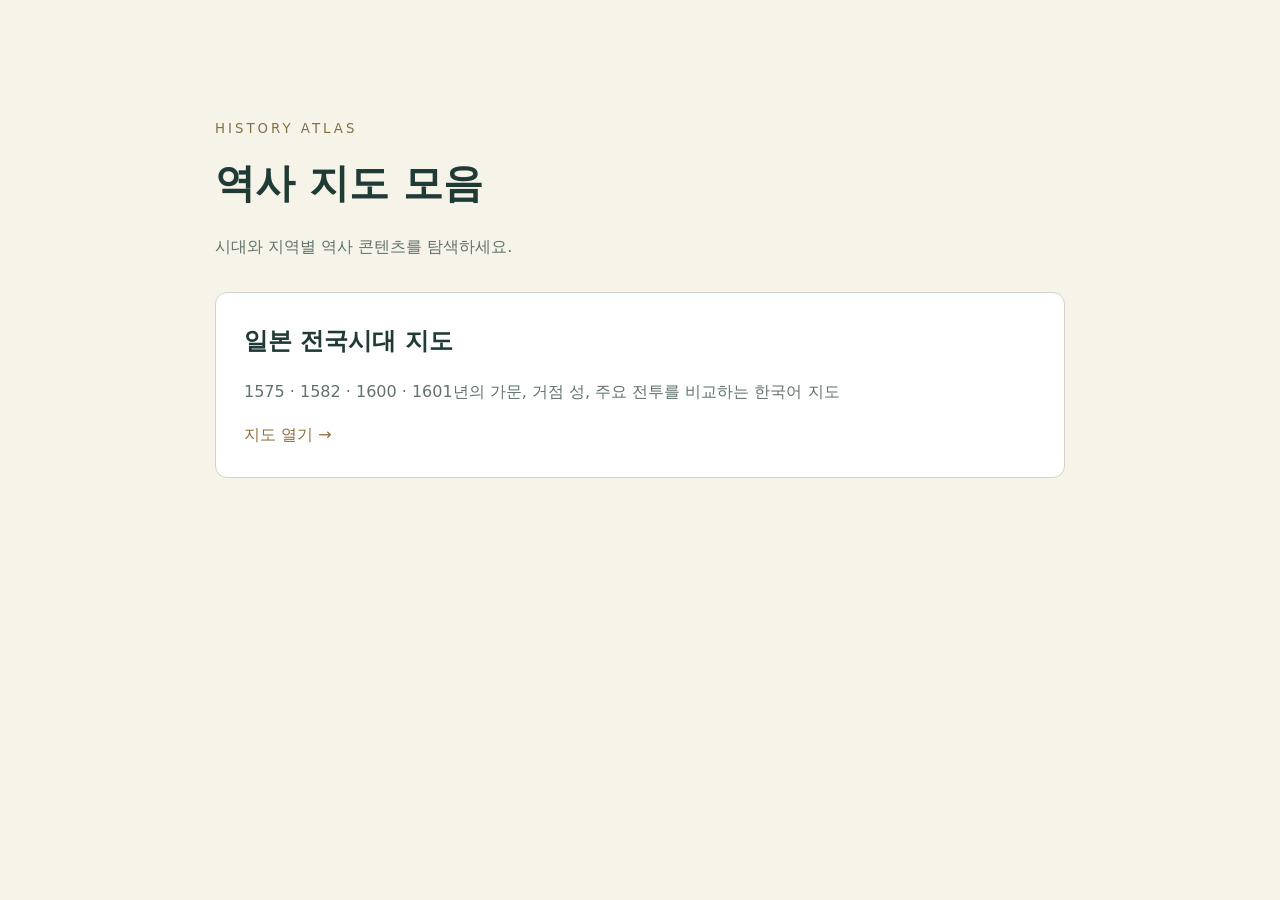
<file: index.html>
<!doctype html><html lang="ko"><head><meta charset="utf-8"><meta name="viewport" content="width=device-width,initial-scale=1"><title>역사 지도 모음</title><style>body{margin:0;background:#f6f3e9;color:#203b35;font:16px/1.7 system-ui,"Malgun Gothic",sans-serif}main{max-width:850px;margin:10vh auto;padding:24px}small{letter-spacing:3px;color:#827047}h1{font-size:40px;margin:8px 0}a{display:block;margin-top:32px;padding:28px;border:1px solid #cdd6c4;border-radius:12px;background:white;color:inherit;text-decoration:none}a:hover{border-color:#647e61;box-shadow:0 6px 24px #203b3515}h2{margin:0 0 8px}p{color:#62736c}span{color:#8d713c}</style></head><body><main><small>HISTORY ATLAS</small><h1>역사 지도 모음</h1><p>시대와 지역별 역사 콘텐츠를 탐색하세요.</p><a href="./Japan-senkoku/"><h2>일본 전국시대 지도</h2><p>1575 · 1582 · 1600 · 1601년의 가문, 거점 성, 주요 전투를 비교하는 한국어 지도</p><span>지도 열기 →</span></a></main></body></html>
</file>
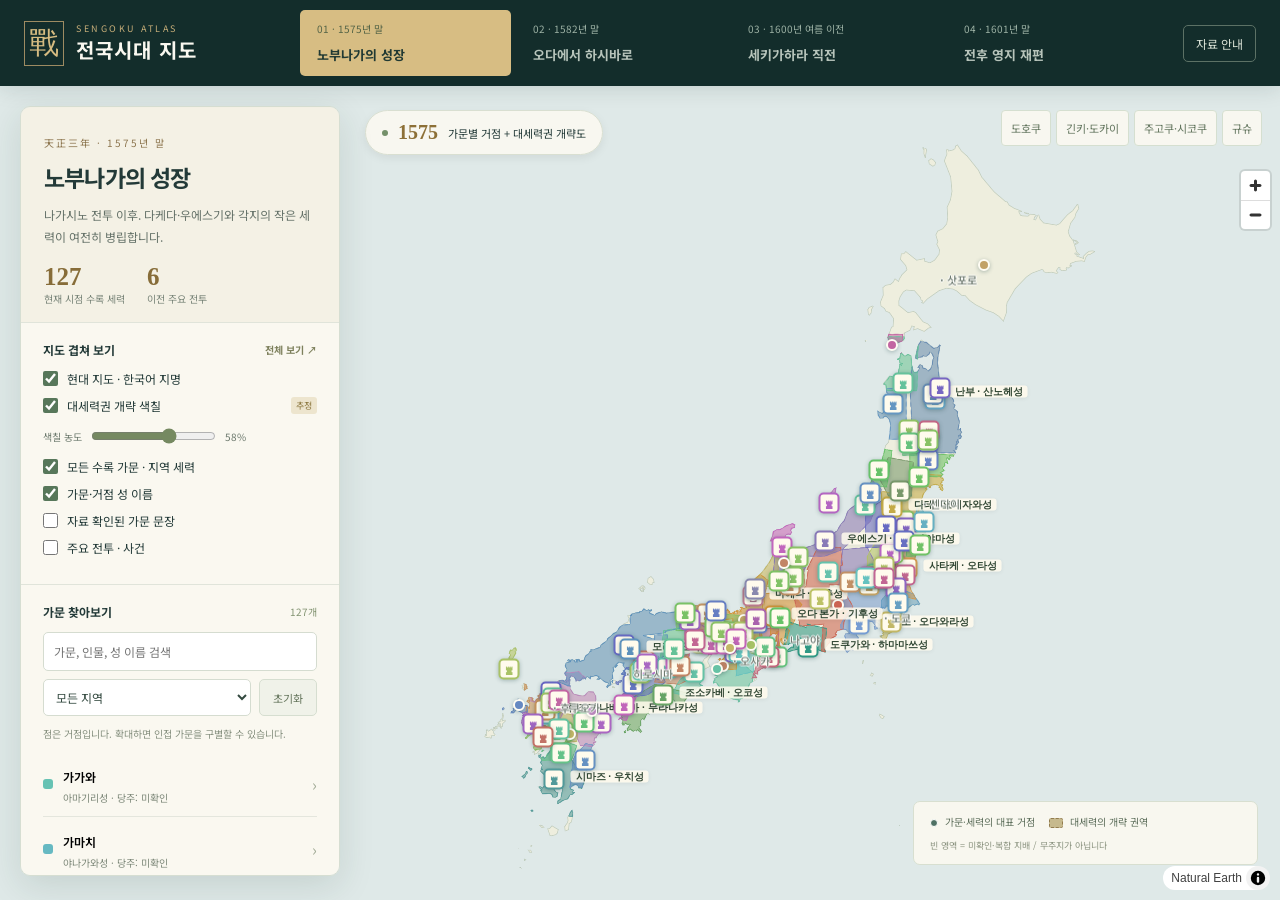
<file: Japan-senkoku/index.html>
<!DOCTYPE html><html lang="ko"><head><meta charset="utf-8"><meta name="viewport" content="width=device-width,initial-scale=1"><title>전국시대 지도 · 네 시대의 일본</title><link rel="stylesheet" href="maplibre-gl.css"><link rel="stylesheet" href="style.css"></head><body>
<header><div class="brand"><span class="seal">戰</span><div><small>SENGOKU ATLAS</small><strong>전국시대 지도</strong></div></div><nav id="eras" aria-label="시대 선택"><button data-year="1575" class="active"><small>01 · 1575년 말</small><b>노부나가의 성장</b></button><button data-year="1582"><small>02 · 1582년 말</small><b>오다에서 하시바로</b></button><button data-year="1600"><small>03 · 1600년 여름 이전</small><b>세키가하라 직전</b></button><button data-year="1601"><small>04 · 1601년 말</small><b>전후 영지 재편</b></button></nav><button id="aboutButton" class="subtle">자료 안내</button></header>
<main id="map" aria-label="한국어 전국시대 지도"></main>
<aside id="sidebar"><div class="sidebar-head"><small id="eraTag">天正三年</small><h1 id="eraTitle">노부나가의 성장</h1><p id="eraNote"></p><div class="stats"><div><strong id="count">—</strong><span>현재 시점 수록 세력</span></div><div><strong id="battleCount">—</strong><span>이전 주요 전투</span></div></div></div>
<section><div class="section-heading">지도 겹쳐 보기 <button id="mapReset" class="text-button">전체 보기 ↗</button></div><label class="switch"><input type="checkbox" id="base" checked><span>현대 지도 · 한국어 지명</span></label><label class="switch"><input type="checkbox" id="territory" checked><span>대세력권 개략 색칠</span><em>추정</em></label><div class="range"><label for="opacity">색칠 농도</label><input type="range" id="opacity" min="10" max="85" value="58"><output id="opacityLabel">58%</output></div><label class="switch"><input type="checkbox" id="clanToggle" checked><span>모든 수록 가문 · 지역 세력</span></label><label class="switch"><input type="checkbox" id="labels" checked><span>가문·거점 성 이름</span></label><label class="switch"><input type="checkbox" id="crests"><span>자료 확인된 가문 문장</span></label><label class="switch"><input type="checkbox" id="battles"><span>주요 전투 · 사건</span></label></section>
<section class="explore"><div class="section-heading">가문 찾아보기 <span id="resultCount"></span></div><input type="search" id="search" placeholder="가문, 인물, 성 이름 검색" aria-label="가문 인물 성 검색"><div class="filterrow"><select id="region" aria-label="현재 거점 지역"><option value="all">모든 지역</option><option>에조</option><option>도호쿠</option><option>간토</option><option>고신에쓰</option><option>호쿠리쿠</option><option>도카이</option><option>긴키</option><option>주고쿠</option><option>시코쿠</option><option>규슈·도서</option><option>류큐</option></select><button id="clear" title="검색 초기화">초기화</button></div><div class="micro">점은 거점입니다. 확대하면 인접 가문을 구별할 수 있습니다.</div><div id="clanList"></div></section><footer>한국어 중심 지도 · 권역 경계는 개략도<br><span id="total"></span> 수록 / 모든 가신 가문의 완전 명부는 아닙니다.</footer></aside>
<div id="mapCaption"><span class="live-dot"></span><b id="captionYear">1575</b><span>가문별 거점 + 대세력권 개략도</span></div><div id="mapTools"><button data-fly="north">도호쿠</button><button data-fly="central">긴키·도카이</button><button data-fly="west">주고쿠·시코쿠</button><button data-fly="kyushu">규슈</button></div>
<div id="legend"><span><i class="dot"></i> 가문·세력의 대표 거점</span><span><i class="area"></i> 대세력의 개략 권역</span><small>빈 영역 = 미확인·복합 지배 / 무주지가 아닙니다</small></div>
<article id="detail" hidden aria-label="선택한 가문 정보"><button id="closeDetail" class="close" aria-label="상세 정보 닫기">×</button><div id="detailContent"></div></article><div id="status" role="status" hidden></div>
<dialog id="about"><button id="closeAbout" class="close" aria-label="자료 안내 닫기">×</button><small class="eyebrow">SOURCES & SCOPE</small><h2>지도를 읽는 방법</h2><p>요청하신 네 국면을 <b>1575년 말 · 1582년 말 · 1600년 여름 전 · 1601년 말</b>의 네 장면으로 나눴습니다. 1582년 말은 하시바·시바타·오다 일문이 병립하던 과도기이며, 아직 도요토미의 전국 통일 시점이 아닙니다.</p><h3>수록 범위</h3><p id="scopeText"></p><p>다이묘뿐 아니라 주요 국인·유력 가신·사찰 및 지역 연합을 포함합니다. 같은 성씨의 별개 계통은 따로 표시합니다. 후대까지 가문이 존속했더라도 해당 시점에 지도에 넣을 독립 영지·거점이 없으면 표시하지 않을 수 있습니다. 표시에서 사라졌다고 혈통이 끊겼다는 뜻은 아닙니다.</p><h3>영토와 거점은 다릅니다</h3><p><b>색칠은 옛 국과 핵심 지역을 바탕으로 새로 그린 대세력권 개략도입니다.</b> 일부 국은 여러 가문이 나누어 지배했습니다. 수록 소가문 모두의 정밀 영토를 재현한 지도는 아닙니다. 점은 유적·도시의 근사 좌표이며, 점의 위치로 주변 땅의 소유권을 추정하지 않았습니다. 미확인 지역은 빈 상태로 남겼습니다.</p><p>현대 해안선에 맞춰 바다 부분을 제거했으므로 당시 해안선과 차이가 있을 수 있습니다. 경계·거점·문장에 대한 사료 대조는 계속 보강해야 합니다. 개별 항목에 참고 링크와 검증 상태를 제공합니다.</p><h3>문장</h3><p>일부 잘 알려진 문장만 간략 도안으로 제공합니다. 나머지는 가문 이름 표식입니다. 이름 표식을 실제 가문 문장으로 보지 마세요. 문장 명칭과 시대별 사용 여부도 추가 확인이 필요합니다.</p><h3>한국어 지도</h3><p>OpenFreeMap의 한국어 지명(name:ko)을 우선 사용하고, 한국어가 없는 지명은 숨깁니다. 주요 현대 도시에는 별도의 한국어 이름을 보완했습니다. 모든 도로·시설의 한국어 번역이 제공되는 것은 아닙니다.</p><h3>참고 자료 · 데이터</h3><ul><li><a href="https://sengokumap.net/" target="_blank" rel="noopener">전국시대 세력지도와 연표</a> — 시대별 개괄 대조</li><li><a href="https://sengokumiman.com/keityonihontizu.html" target="_blank" rel="noopener">세키가하라 직전 다이묘 배치 자료</a> — 참고용. 원본 지도 이미지는 복제하지 않았습니다.</li><li><a href="https://crd.ndl.go.jp/reference/entry/index.php?id=1000057844&page=ref_view" target="_blank" rel="noopener">국립국회도서관 · 역사 지도 문헌 안내</a></li><li><a href="https://www.naturalearthdata.com/about/terms-of-use/" target="_blank" rel="noopener">Natural Earth</a> — 현대 육지 윤곽, public domain</li><li><a href="https://openfreemap.org/" target="_blank" rel="noopener">OpenFreeMap</a> / OpenMapTiles / <a href="https://www.openstreetmap.org/copyright" target="_blank" rel="noopener">OpenStreetMap 기여자</a> — 현대 배경지도</li></ul><p><a href="atlas-data.json" download>수록 데이터 내려받기 (JSON)</a></p></dialog>
<script src="maplibre-gl.js"></script><script src="data.js"></script><script src="basemap.js"></script><script src="app.js"></script></body></html>
</file>
<file: Japan-senkoku/maplibre-gl.css>
.maplibregl-map{font:12px/20px Helvetica Neue,Arial,Helvetica,sans-serif;overflow:hidden;position:relative;-webkit-tap-highlight-color:rgb(0 0 0/0)}.maplibregl-canvas{left:0;position:absolute;top:0}.maplibregl-map:fullscreen{height:100%;width:100%}.maplibregl-ctrl-group button.maplibregl-ctrl-compass{touch-action:none}.maplibregl-canvas-container.maplibregl-interactive,.maplibregl-ctrl-group button.maplibregl-ctrl-compass{cursor:grab;-webkit-user-select:none;-moz-user-select:none;user-select:none}.maplibregl-canvas-container.maplibregl-interactive.maplibregl-track-pointer{cursor:pointer}.maplibregl-canvas-container.maplibregl-interactive:active,.maplibregl-ctrl-group button.maplibregl-ctrl-compass:active{cursor:grabbing}.maplibregl-canvas-container.maplibregl-touch-zoom-rotate,.maplibregl-canvas-container.maplibregl-touch-zoom-rotate .maplibregl-canvas{touch-action:pan-x pan-y}.maplibregl-canvas-container.maplibregl-touch-drag-pan,.maplibregl-canvas-container.maplibregl-touch-drag-pan .maplibregl-canvas{touch-action:pinch-zoom}.maplibregl-canvas-container.maplibregl-touch-zoom-rotate.maplibregl-touch-drag-pan,.maplibregl-canvas-container.maplibregl-touch-zoom-rotate.maplibregl-touch-drag-pan .maplibregl-canvas{touch-action:none}.maplibregl-canvas-container.maplibregl-touch-drag-pan.maplibregl-cooperative-gestures,.maplibregl-canvas-container.maplibregl-touch-drag-pan.maplibregl-cooperative-gestures .maplibregl-canvas{touch-action:pan-x pan-y}.maplibregl-ctrl-bottom-left,.maplibregl-ctrl-bottom-right,.maplibregl-ctrl-top-left,.maplibregl-ctrl-top-right{pointer-events:none;position:absolute;z-index:2}.maplibregl-ctrl-top-left{left:0;top:0}.maplibregl-ctrl-top-right{right:0;top:0}.maplibregl-ctrl-bottom-left{bottom:0;left:0}.maplibregl-ctrl-bottom-right{bottom:0;right:0}.maplibregl-ctrl{clear:both;pointer-events:auto;transform:translate(0)}.maplibregl-ctrl-top-left .maplibregl-ctrl{float:left;margin:10px 0 0 10px}.maplibregl-ctrl-top-right .maplibregl-ctrl{float:right;margin:10px 10px 0 0}.maplibregl-ctrl-bottom-left .maplibregl-ctrl{float:left;margin:0 0 10px 10px}.maplibregl-ctrl-bottom-right .maplibregl-ctrl{float:right;margin:0 10px 10px 0}.maplibregl-ctrl-group{background:#fff;border-radius:4px}.maplibregl-ctrl-group:not(:empty){box-shadow:0 0 0 2px rgba(0,0,0,.1)}@media (forced-colors:active){.maplibregl-ctrl-group:not(:empty){box-shadow:0 0 0 2px ButtonText}}.maplibregl-ctrl-group button{background-color:transparent;border:0;box-sizing:border-box;cursor:pointer;display:block;height:29px;outline:none;padding:0;width:29px}.maplibregl-ctrl-group button+button{border-top:1px solid #ddd}.maplibregl-ctrl button .maplibregl-ctrl-icon{background-position:50%;background-repeat:no-repeat;display:block;height:100%;width:100%}@media (forced-colors:active){.maplibregl-ctrl-icon{background-color:transparent}.maplibregl-ctrl-group button+button{border-top:1px solid ButtonText}}.maplibregl-ctrl button::-moz-focus-inner{border:0;padding:0}.maplibregl-ctrl-attrib-button:focus,.maplibregl-ctrl-group button:focus{box-shadow:0 0 2px 2px #0096ff}.maplibregl-ctrl button:disabled{cursor:not-allowed}.maplibregl-ctrl button:disabled .maplibregl-ctrl-icon{opacity:.25}.maplibregl-ctrl button:not(:disabled):hover{background-color:rgb(0 0 0/5%)}.maplibregl-ctrl-group button:focus:focus-visible{box-shadow:0 0 2px 2px #0096ff}.maplibregl-ctrl-group button:focus:not(:focus-visible){box-shadow:none}.maplibregl-ctrl-group button:focus:first-child{border-radius:4px 4px 0 0}.maplibregl-ctrl-group button:focus:last-child{border-radius:0 0 4px 4px}.maplibregl-ctrl-group button:focus:only-child{border-radius:inherit}.maplibregl-ctrl button.maplibregl-ctrl-zoom-out .maplibregl-ctrl-icon{background-image:url("data:image/svg+xml;charset=utf-8,%3Csvg xmlns='http://www.w3.org/2000/svg' width='29' height='29' fill='%23333' viewBox='0 0 29 29'%3E%3Cpath d='M10 13c-.75 0-1.5.75-1.5 1.5S9.25 16 10 16h9c.75 0 1.5-.75 1.5-1.5S19.75 13 19 13z'/%3E%3C/svg%3E")}.maplibregl-ctrl button.maplibregl-ctrl-zoom-in .maplibregl-ctrl-icon{background-image:url("data:image/svg+xml;charset=utf-8,%3Csvg xmlns='http://www.w3.org/2000/svg' width='29' height='29' fill='%23333' viewBox='0 0 29 29'%3E%3Cpath d='M14.5 8.5c-.75 0-1.5.75-1.5 1.5v3h-3c-.75 0-1.5.75-1.5 1.5S9.25 16 10 16h3v3c0 .75.75 1.5 1.5 1.5S16 19.75 16 19v-3h3c.75 0 1.5-.75 1.5-1.5S19.75 13 19 13h-3v-3c0-.75-.75-1.5-1.5-1.5'/%3E%3C/svg%3E")}@media (forced-colors:active){.maplibregl-ctrl button.maplibregl-ctrl-zoom-out .maplibregl-ctrl-icon{background-image:url("data:image/svg+xml;charset=utf-8,%3Csvg xmlns='http://www.w3.org/2000/svg' width='29' height='29' fill='%23fff' viewBox='0 0 29 29'%3E%3Cpath d='M10 13c-.75 0-1.5.75-1.5 1.5S9.25 16 10 16h9c.75 0 1.5-.75 1.5-1.5S19.75 13 19 13z'/%3E%3C/svg%3E")}.maplibregl-ctrl button.maplibregl-ctrl-zoom-in .maplibregl-ctrl-icon{background-image:url("data:image/svg+xml;charset=utf-8,%3Csvg xmlns='http://www.w3.org/2000/svg' width='29' height='29' fill='%23fff' viewBox='0 0 29 29'%3E%3Cpath d='M14.5 8.5c-.75 0-1.5.75-1.5 1.5v3h-3c-.75 0-1.5.75-1.5 1.5S9.25 16 10 16h3v3c0 .75.75 1.5 1.5 1.5S16 19.75 16 19v-3h3c.75 0 1.5-.75 1.5-1.5S19.75 13 19 13h-3v-3c0-.75-.75-1.5-1.5-1.5'/%3E%3C/svg%3E")}}@media (forced-colors:active) and (prefers-color-scheme:light){.maplibregl-ctrl button.maplibregl-ctrl-zoom-out .maplibregl-ctrl-icon{background-image:url("data:image/svg+xml;charset=utf-8,%3Csvg xmlns='http://www.w3.org/2000/svg' width='29' height='29' viewBox='0 0 29 29'%3E%3Cpath d='M10 13c-.75 0-1.5.75-1.5 1.5S9.25 16 10 16h9c.75 0 1.5-.75 1.5-1.5S19.75 13 19 13z'/%3E%3C/svg%3E")}.maplibregl-ctrl button.maplibregl-ctrl-zoom-in .maplibregl-ctrl-icon{background-image:url("data:image/svg+xml;charset=utf-8,%3Csvg xmlns='http://www.w3.org/2000/svg' width='29' height='29' viewBox='0 0 29 29'%3E%3Cpath d='M14.5 8.5c-.75 0-1.5.75-1.5 1.5v3h-3c-.75 0-1.5.75-1.5 1.5S9.25 16 10 16h3v3c0 .75.75 1.5 1.5 1.5S16 19.75 16 19v-3h3c.75 0 1.5-.75 1.5-1.5S19.75 13 19 13h-3v-3c0-.75-.75-1.5-1.5-1.5'/%3E%3C/svg%3E")}}.maplibregl-ctrl button.maplibregl-ctrl-fullscreen .maplibregl-ctrl-icon{background-image:url("data:image/svg+xml;charset=utf-8,%3Csvg xmlns='http://www.w3.org/2000/svg' width='29' height='29' fill='%23333' viewBox='0 0 29 29'%3E%3Cpath d='M24 16v5.5c0 1.75-.75 2.5-2.5 2.5H16v-1l3-1.5-4-5.5 1-1 5.5 4 1.5-3zM6 16l1.5 3 5.5-4 1 1-4 5.5 3 1.5v1H7.5C5.75 24 5 23.25 5 21.5V16zm7-11v1l-3 1.5 4 5.5-1 1-5.5-4L6 13H5V7.5C5 5.75 5.75 5 7.5 5zm11 2.5c0-1.75-.75-2.5-2.5-2.5H16v1l3 1.5-4 5.5 1 1 5.5-4 1.5 3h1z'/%3E%3C/svg%3E")}.maplibregl-ctrl button.maplibregl-ctrl-shrink .maplibregl-ctrl-icon{background-image:url("data:image/svg+xml;charset=utf-8,%3Csvg xmlns='http://www.w3.org/2000/svg' width='29' height='29' viewBox='0 0 29 29'%3E%3Cpath d='M18.5 16c-1.75 0-2.5.75-2.5 2.5V24h1l1.5-3 5.5 4 1-1-4-5.5 3-1.5v-1zM13 18.5c0-1.75-.75-2.5-2.5-2.5H5v1l3 1.5L4 24l1 1 5.5-4 1.5 3h1zm3-8c0 1.75.75 2.5 2.5 2.5H24v-1l-3-1.5L25 5l-1-1-5.5 4L17 5h-1zM10.5 13c1.75 0 2.5-.75 2.5-2.5V5h-1l-1.5 3L5 4 4 5l4 5.5L5 12v1z'/%3E%3C/svg%3E")}@media (forced-colors:active){.maplibregl-ctrl button.maplibregl-ctrl-fullscreen .maplibregl-ctrl-icon{background-image:url("data:image/svg+xml;charset=utf-8,%3Csvg xmlns='http://www.w3.org/2000/svg' width='29' height='29' fill='%23fff' viewBox='0 0 29 29'%3E%3Cpath d='M24 16v5.5c0 1.75-.75 2.5-2.5 2.5H16v-1l3-1.5-4-5.5 1-1 5.5 4 1.5-3zM6 16l1.5 3 5.5-4 1 1-4 5.5 3 1.5v1H7.5C5.75 24 5 23.25 5 21.5V16zm7-11v1l-3 1.5 4 5.5-1 1-5.5-4L6 13H5V7.5C5 5.75 5.75 5 7.5 5zm11 2.5c0-1.75-.75-2.5-2.5-2.5H16v1l3 1.5-4 5.5 1 1 5.5-4 1.5 3h1z'/%3E%3C/svg%3E")}.maplibregl-ctrl button.maplibregl-ctrl-shrink .maplibregl-ctrl-icon{background-image:url("data:image/svg+xml;charset=utf-8,%3Csvg xmlns='http://www.w3.org/2000/svg' width='29' height='29' fill='%23fff' viewBox='0 0 29 29'%3E%3Cpath d='M18.5 16c-1.75 0-2.5.75-2.5 2.5V24h1l1.5-3 5.5 4 1-1-4-5.5 3-1.5v-1zM13 18.5c0-1.75-.75-2.5-2.5-2.5H5v1l3 1.5L4 24l1 1 5.5-4 1.5 3h1zm3-8c0 1.75.75 2.5 2.5 2.5H24v-1l-3-1.5L25 5l-1-1-5.5 4L17 5h-1zM10.5 13c1.75 0 2.5-.75 2.5-2.5V5h-1l-1.5 3L5 4 4 5l4 5.5L5 12v1z'/%3E%3C/svg%3E")}}@media (forced-colors:active) and (prefers-color-scheme:light){.maplibregl-ctrl button.maplibregl-ctrl-fullscreen .maplibregl-ctrl-icon{background-image:url("data:image/svg+xml;charset=utf-8,%3Csvg xmlns='http://www.w3.org/2000/svg' width='29' height='29' viewBox='0 0 29 29'%3E%3Cpath d='M24 16v5.5c0 1.75-.75 2.5-2.5 2.5H16v-1l3-1.5-4-5.5 1-1 5.5 4 1.5-3zM6 16l1.5 3 5.5-4 1 1-4 5.5 3 1.5v1H7.5C5.75 24 5 23.25 5 21.5V16zm7-11v1l-3 1.5 4 5.5-1 1-5.5-4L6 13H5V7.5C5 5.75 5.75 5 7.5 5zm11 2.5c0-1.75-.75-2.5-2.5-2.5H16v1l3 1.5-4 5.5 1 1 5.5-4 1.5 3h1z'/%3E%3C/svg%3E")}.maplibregl-ctrl button.maplibregl-ctrl-shrink .maplibregl-ctrl-icon{background-image:url("data:image/svg+xml;charset=utf-8,%3Csvg xmlns='http://www.w3.org/2000/svg' width='29' height='29' viewBox='0 0 29 29'%3E%3Cpath d='M18.5 16c-1.75 0-2.5.75-2.5 2.5V24h1l1.5-3 5.5 4 1-1-4-5.5 3-1.5v-1zM13 18.5c0-1.75-.75-2.5-2.5-2.5H5v1l3 1.5L4 24l1 1 5.5-4 1.5 3h1zm3-8c0 1.75.75 2.5 2.5 2.5H24v-1l-3-1.5L25 5l-1-1-5.5 4L17 5h-1zM10.5 13c1.75 0 2.5-.75 2.5-2.5V5h-1l-1.5 3L5 4 4 5l4 5.5L5 12v1z'/%3E%3C/svg%3E")}}.maplibregl-ctrl button.maplibregl-ctrl-compass .maplibregl-ctrl-icon{background-image:url("data:image/svg+xml;charset=utf-8,%3Csvg xmlns='http://www.w3.org/2000/svg' width='29' height='29' fill='%23333' viewBox='0 0 29 29'%3E%3Cpath d='m10.5 14 4-8 4 8z'/%3E%3Cpath fill='%23ccc' d='m10.5 16 4 8 4-8z'/%3E%3C/svg%3E")}@media (forced-colors:active){.maplibregl-ctrl button.maplibregl-ctrl-compass .maplibregl-ctrl-icon{background-image:url("data:image/svg+xml;charset=utf-8,%3Csvg xmlns='http://www.w3.org/2000/svg' width='29' height='29' fill='%23fff' viewBox='0 0 29 29'%3E%3Cpath d='m10.5 14 4-8 4 8z'/%3E%3Cpath fill='%23ccc' d='m10.5 16 4 8 4-8z'/%3E%3C/svg%3E")}}@media (forced-colors:active) and (prefers-color-scheme:light){.maplibregl-ctrl button.maplibregl-ctrl-compass .maplibregl-ctrl-icon{background-image:url("data:image/svg+xml;charset=utf-8,%3Csvg xmlns='http://www.w3.org/2000/svg' width='29' height='29' viewBox='0 0 29 29'%3E%3Cpath d='m10.5 14 4-8 4 8z'/%3E%3Cpath fill='%23ccc' d='m10.5 16 4 8 4-8z'/%3E%3C/svg%3E")}}.maplibregl-ctrl button.maplibregl-ctrl-terrain .maplibregl-ctrl-icon{background-image:url("data:image/svg+xml;charset=utf-8,%3Csvg xmlns='http://www.w3.org/2000/svg' width='22' height='22' fill='%23333' viewBox='0 0 22 22'%3E%3Cpath d='m1.754 13.406 4.453-4.851 3.09 3.09 3.281 3.277.969-.969-3.309-3.312 3.844-4.121 6.148 6.886h1.082v-.855l-7.207-8.07-4.84 5.187L6.169 6.57l-5.48 5.965v.871ZM.688 16.844h20.625v1.375H.688Zm0 0'/%3E%3C/svg%3E")}.maplibregl-ctrl button.maplibregl-ctrl-terrain-enabled .maplibregl-ctrl-icon{background-image:url("data:image/svg+xml;charset=utf-8,%3Csvg xmlns='http://www.w3.org/2000/svg' width='22' height='22' fill='%2333b5e5' viewBox='0 0 22 22'%3E%3Cpath d='m1.754 13.406 4.453-4.851 3.09 3.09 3.281 3.277.969-.969-3.309-3.312 3.844-4.121 6.148 6.886h1.082v-.855l-7.207-8.07-4.84 5.187L6.169 6.57l-5.48 5.965v.871ZM.688 16.844h20.625v1.375H.688Zm0 0'/%3E%3C/svg%3E")}.maplibregl-ctrl button.maplibregl-ctrl-geolocate .maplibregl-ctrl-icon{background-image:url("data:image/svg+xml;charset=utf-8,%3Csvg xmlns='http://www.w3.org/2000/svg' width='29' height='29' fill='%23333' viewBox='0 0 20 20'%3E%3Cpath d='M10 4C9 4 9 5 9 5v.1A5 5 0 0 0 5.1 9H5s-1 0-1 1 1 1 1 1h.1A5 5 0 0 0 9 14.9v.1s0 1 1 1 1-1 1-1v-.1a5 5 0 0 0 3.9-3.9h.1s1 0 1-1-1-1-1-1h-.1A5 5 0 0 0 11 5.1V5s0-1-1-1m0 2.5a3.5 3.5 0 1 1 0 7 3.5 3.5 0 1 1 0-7'/%3E%3Ccircle cx='10' cy='10' r='2'/%3E%3C/svg%3E")}.maplibregl-ctrl button.maplibregl-ctrl-geolocate:disabled .maplibregl-ctrl-icon{background-image:url("data:image/svg+xml;charset=utf-8,%3Csvg xmlns='http://www.w3.org/2000/svg' width='29' height='29' fill='%23aaa' viewBox='0 0 20 20'%3E%3Cpath d='M10 4C9 4 9 5 9 5v.1A5 5 0 0 0 5.1 9H5s-1 0-1 1 1 1 1 1h.1A5 5 0 0 0 9 14.9v.1s0 1 1 1 1-1 1-1v-.1a5 5 0 0 0 3.9-3.9h.1s1 0 1-1-1-1-1-1h-.1A5 5 0 0 0 11 5.1V5s0-1-1-1m0 2.5a3.5 3.5 0 1 1 0 7 3.5 3.5 0 1 1 0-7'/%3E%3Ccircle cx='10' cy='10' r='2'/%3E%3Cpath fill='red' d='m14 5 1 1-9 9-1-1z'/%3E%3C/svg%3E")}.maplibregl-ctrl button.maplibregl-ctrl-geolocate.maplibregl-ctrl-geolocate-active .maplibregl-ctrl-icon{background-image:url("data:image/svg+xml;charset=utf-8,%3Csvg xmlns='http://www.w3.org/2000/svg' width='29' height='29' fill='%2333b5e5' viewBox='0 0 20 20'%3E%3Cpath d='M10 4C9 4 9 5 9 5v.1A5 5 0 0 0 5.1 9H5s-1 0-1 1 1 1 1 1h.1A5 5 0 0 0 9 14.9v.1s0 1 1 1 1-1 1-1v-.1a5 5 0 0 0 3.9-3.9h.1s1 0 1-1-1-1-1-1h-.1A5 5 0 0 0 11 5.1V5s0-1-1-1m0 2.5a3.5 3.5 0 1 1 0 7 3.5 3.5 0 1 1 0-7'/%3E%3Ccircle cx='10' cy='10' r='2'/%3E%3C/svg%3E")}.maplibregl-ctrl button.maplibregl-ctrl-geolocate.maplibregl-ctrl-geolocate-active-error .maplibregl-ctrl-icon{background-image:url("data:image/svg+xml;charset=utf-8,%3Csvg xmlns='http://www.w3.org/2000/svg' width='29' height='29' fill='%23e58978' viewBox='0 0 20 20'%3E%3Cpath d='M10 4C9 4 9 5 9 5v.1A5 5 0 0 0 5.1 9H5s-1 0-1 1 1 1 1 1h.1A5 5 0 0 0 9 14.9v.1s0 1 1 1 1-1 1-1v-.1a5 5 0 0 0 3.9-3.9h.1s1 0 1-1-1-1-1-1h-.1A5 5 0 0 0 11 5.1V5s0-1-1-1m0 2.5a3.5 3.5 0 1 1 0 7 3.5 3.5 0 1 1 0-7'/%3E%3Ccircle cx='10' cy='10' r='2'/%3E%3C/svg%3E")}.maplibregl-ctrl button.maplibregl-ctrl-geolocate.maplibregl-ctrl-geolocate-background .maplibregl-ctrl-icon{background-image:url("data:image/svg+xml;charset=utf-8,%3Csvg xmlns='http://www.w3.org/2000/svg' width='29' height='29' fill='%2333b5e5' viewBox='0 0 20 20'%3E%3Cpath d='M10 4C9 4 9 5 9 5v.1A5 5 0 0 0 5.1 9H5s-1 0-1 1 1 1 1 1h.1A5 5 0 0 0 9 14.9v.1s0 1 1 1 1-1 1-1v-.1a5 5 0 0 0 3.9-3.9h.1s1 0 1-1-1-1-1-1h-.1A5 5 0 0 0 11 5.1V5s0-1-1-1m0 2.5a3.5 3.5 0 1 1 0 7 3.5 3.5 0 1 1 0-7'/%3E%3C/svg%3E")}.maplibregl-ctrl button.maplibregl-ctrl-geolocate.maplibregl-ctrl-geolocate-background-error .maplibregl-ctrl-icon{background-image:url("data:image/svg+xml;charset=utf-8,%3Csvg xmlns='http://www.w3.org/2000/svg' width='29' height='29' fill='%23e54e33' viewBox='0 0 20 20'%3E%3Cpath d='M10 4C9 4 9 5 9 5v.1A5 5 0 0 0 5.1 9H5s-1 0-1 1 1 1 1 1h.1A5 5 0 0 0 9 14.9v.1s0 1 1 1 1-1 1-1v-.1a5 5 0 0 0 3.9-3.9h.1s1 0 1-1-1-1-1-1h-.1A5 5 0 0 0 11 5.1V5s0-1-1-1m0 2.5a3.5 3.5 0 1 1 0 7 3.5 3.5 0 1 1 0-7'/%3E%3C/svg%3E")}.maplibregl-ctrl button.maplibregl-ctrl-geolocate.maplibregl-ctrl-geolocate-waiting .maplibregl-ctrl-icon{animation:maplibregl-spin 2s linear infinite}@media (forced-colors:active){.maplibregl-ctrl button.maplibregl-ctrl-geolocate .maplibregl-ctrl-icon{background-image:url("data:image/svg+xml;charset=utf-8,%3Csvg xmlns='http://www.w3.org/2000/svg' width='29' height='29' fill='%23fff' viewBox='0 0 20 20'%3E%3Cpath d='M10 4C9 4 9 5 9 5v.1A5 5 0 0 0 5.1 9H5s-1 0-1 1 1 1 1 1h.1A5 5 0 0 0 9 14.9v.1s0 1 1 1 1-1 1-1v-.1a5 5 0 0 0 3.9-3.9h.1s1 0 1-1-1-1-1-1h-.1A5 5 0 0 0 11 5.1V5s0-1-1-1m0 2.5a3.5 3.5 0 1 1 0 7 3.5 3.5 0 1 1 0-7'/%3E%3Ccircle cx='10' cy='10' r='2'/%3E%3C/svg%3E")}.maplibregl-ctrl button.maplibregl-ctrl-geolocate:disabled .maplibregl-ctrl-icon{background-image:url("data:image/svg+xml;charset=utf-8,%3Csvg xmlns='http://www.w3.org/2000/svg' width='29' height='29' fill='%23999' viewBox='0 0 20 20'%3E%3Cpath d='M10 4C9 4 9 5 9 5v.1A5 5 0 0 0 5.1 9H5s-1 0-1 1 1 1 1 1h.1A5 5 0 0 0 9 14.9v.1s0 1 1 1 1-1 1-1v-.1a5 5 0 0 0 3.9-3.9h.1s1 0 1-1-1-1-1-1h-.1A5 5 0 0 0 11 5.1V5s0-1-1-1m0 2.5a3.5 3.5 0 1 1 0 7 3.5 3.5 0 1 1 0-7'/%3E%3Ccircle cx='10' cy='10' r='2'/%3E%3Cpath fill='red' d='m14 5 1 1-9 9-1-1z'/%3E%3C/svg%3E")}.maplibregl-ctrl button.maplibregl-ctrl-geolocate.maplibregl-ctrl-geolocate-active .maplibregl-ctrl-icon{background-image:url("data:image/svg+xml;charset=utf-8,%3Csvg xmlns='http://www.w3.org/2000/svg' width='29' height='29' fill='%2333b5e5' viewBox='0 0 20 20'%3E%3Cpath d='M10 4C9 4 9 5 9 5v.1A5 5 0 0 0 5.1 9H5s-1 0-1 1 1 1 1 1h.1A5 5 0 0 0 9 14.9v.1s0 1 1 1 1-1 1-1v-.1a5 5 0 0 0 3.9-3.9h.1s1 0 1-1-1-1-1-1h-.1A5 5 0 0 0 11 5.1V5s0-1-1-1m0 2.5a3.5 3.5 0 1 1 0 7 3.5 3.5 0 1 1 0-7'/%3E%3Ccircle cx='10' cy='10' r='2'/%3E%3C/svg%3E")}.maplibregl-ctrl button.maplibregl-ctrl-geolocate.maplibregl-ctrl-geolocate-active-error .maplibregl-ctrl-icon{background-image:url("data:image/svg+xml;charset=utf-8,%3Csvg xmlns='http://www.w3.org/2000/svg' width='29' height='29' fill='%23e58978' viewBox='0 0 20 20'%3E%3Cpath d='M10 4C9 4 9 5 9 5v.1A5 5 0 0 0 5.1 9H5s-1 0-1 1 1 1 1 1h.1A5 5 0 0 0 9 14.9v.1s0 1 1 1 1-1 1-1v-.1a5 5 0 0 0 3.9-3.9h.1s1 0 1-1-1-1-1-1h-.1A5 5 0 0 0 11 5.1V5s0-1-1-1m0 2.5a3.5 3.5 0 1 1 0 7 3.5 3.5 0 1 1 0-7'/%3E%3Ccircle cx='10' cy='10' r='2'/%3E%3C/svg%3E")}.maplibregl-ctrl button.maplibregl-ctrl-geolocate.maplibregl-ctrl-geolocate-background .maplibregl-ctrl-icon{background-image:url("data:image/svg+xml;charset=utf-8,%3Csvg xmlns='http://www.w3.org/2000/svg' width='29' height='29' fill='%2333b5e5' viewBox='0 0 20 20'%3E%3Cpath d='M10 4C9 4 9 5 9 5v.1A5 5 0 0 0 5.1 9H5s-1 0-1 1 1 1 1 1h.1A5 5 0 0 0 9 14.9v.1s0 1 1 1 1-1 1-1v-.1a5 5 0 0 0 3.9-3.9h.1s1 0 1-1-1-1-1-1h-.1A5 5 0 0 0 11 5.1V5s0-1-1-1m0 2.5a3.5 3.5 0 1 1 0 7 3.5 3.5 0 1 1 0-7'/%3E%3C/svg%3E")}.maplibregl-ctrl button.maplibregl-ctrl-geolocate.maplibregl-ctrl-geolocate-background-error .maplibregl-ctrl-icon{background-image:url("data:image/svg+xml;charset=utf-8,%3Csvg xmlns='http://www.w3.org/2000/svg' width='29' height='29' fill='%23e54e33' viewBox='0 0 20 20'%3E%3Cpath d='M10 4C9 4 9 5 9 5v.1A5 5 0 0 0 5.1 9H5s-1 0-1 1 1 1 1 1h.1A5 5 0 0 0 9 14.9v.1s0 1 1 1 1-1 1-1v-.1a5 5 0 0 0 3.9-3.9h.1s1 0 1-1-1-1-1-1h-.1A5 5 0 0 0 11 5.1V5s0-1-1-1m0 2.5a3.5 3.5 0 1 1 0 7 3.5 3.5 0 1 1 0-7'/%3E%3C/svg%3E")}}@media (forced-colors:active) and (prefers-color-scheme:light){.maplibregl-ctrl button.maplibregl-ctrl-geolocate .maplibregl-ctrl-icon{background-image:url("data:image/svg+xml;charset=utf-8,%3Csvg xmlns='http://www.w3.org/2000/svg' width='29' height='29' viewBox='0 0 20 20'%3E%3Cpath d='M10 4C9 4 9 5 9 5v.1A5 5 0 0 0 5.1 9H5s-1 0-1 1 1 1 1 1h.1A5 5 0 0 0 9 14.9v.1s0 1 1 1 1-1 1-1v-.1a5 5 0 0 0 3.9-3.9h.1s1 0 1-1-1-1-1-1h-.1A5 5 0 0 0 11 5.1V5s0-1-1-1m0 2.5a3.5 3.5 0 1 1 0 7 3.5 3.5 0 1 1 0-7'/%3E%3Ccircle cx='10' cy='10' r='2'/%3E%3C/svg%3E")}.maplibregl-ctrl button.maplibregl-ctrl-geolocate:disabled .maplibregl-ctrl-icon{background-image:url("data:image/svg+xml;charset=utf-8,%3Csvg xmlns='http://www.w3.org/2000/svg' width='29' height='29' fill='%23666' viewBox='0 0 20 20'%3E%3Cpath d='M10 4C9 4 9 5 9 5v.1A5 5 0 0 0 5.1 9H5s-1 0-1 1 1 1 1 1h.1A5 5 0 0 0 9 14.9v.1s0 1 1 1 1-1 1-1v-.1a5 5 0 0 0 3.9-3.9h.1s1 0 1-1-1-1-1-1h-.1A5 5 0 0 0 11 5.1V5s0-1-1-1m0 2.5a3.5 3.5 0 1 1 0 7 3.5 3.5 0 1 1 0-7'/%3E%3Ccircle cx='10' cy='10' r='2'/%3E%3Cpath fill='red' d='m14 5 1 1-9 9-1-1z'/%3E%3C/svg%3E")}}@keyframes maplibregl-spin{0%{transform:rotate(0deg)}to{transform:rotate(1turn)}}a.maplibregl-ctrl-logo{background-image:url("data:image/svg+xml;charset=utf-8,%3Csvg xmlns='http://www.w3.org/2000/svg' width='88' height='23' fill='none'%3E%3Cpath fill='%23000' fill-opacity='.4' fill-rule='evenodd' d='M17.408 16.796h-1.827l2.501-12.095h.198l3.324 6.533.988 2.19.988-2.19 3.258-6.533h.181l2.6 12.095h-1.81l-1.218-5.644-.362-1.71-.658 1.71-2.929 5.644h-.098l-2.914-5.644-.757-1.71-.345 1.71zm1.958-3.42-.726 3.663a1.255 1.255 0 0 1-1.232 1.011h-1.827a1.255 1.255 0 0 1-1.229-1.509l2.501-12.095a1.255 1.255 0 0 1 1.23-1.001h.197a1.25 1.25 0 0 1 1.12.685l3.19 6.273 3.125-6.263a1.25 1.25 0 0 1 1.123-.695h.181a1.255 1.255 0 0 1 1.227.991l1.443 6.71a5 5 0 0 1 .314-.787l.009-.016a4.6 4.6 0 0 1 1.777-1.887c.782-.46 1.668-.667 2.611-.667a4.6 4.6 0 0 1 1.7.32l.306.134c.21-.16.474-.256.759-.256h1.694a1.255 1.255 0 0 1 1.212.925 1.255 1.255 0 0 1 1.212-.925h1.711c.284 0 .545.094.755.252.613-.3 1.312-.45 2.075-.45 1.356 0 2.557.445 3.482 1.4q.47.48.763 1.064V4.701a1.255 1.255 0 0 1 1.255-1.255h1.86A1.255 1.255 0 0 1 54.44 4.7v9.194h2.217c.19 0 .37.043.532.118v-4.77c0-.356.147-.678.385-.906a2.42 2.42 0 0 1-.682-1.71c0-.665.267-1.253.735-1.7a2.45 2.45 0 0 1 1.722-.674 2.43 2.43 0 0 1 1.705.675q.318.302.504.683V4.7a1.255 1.255 0 0 1 1.255-1.255h1.744A1.255 1.255 0 0 1 65.812 4.7v3.335a4.8 4.8 0 0 1 1.526-.246c.938 0 1.817.214 2.59.69a4.47 4.47 0 0 1 1.67 1.743v-.98a1.255 1.255 0 0 1 1.256-1.256h1.777c.233 0 .451.064.639.174a3.4 3.4 0 0 1 1.567-.372c.346 0 .861.02 1.285.232a1.25 1.25 0 0 1 .689 1.004 4.7 4.7 0 0 1 .853-.588c.795-.44 1.675-.647 2.61-.647 1.385 0 2.65.39 3.525 1.396.836.938 1.168 2.173 1.168 3.528q-.001.515-.056 1.051a1.255 1.255 0 0 1-.947 1.09l.408.952a1.255 1.255 0 0 1-.477 1.552c-.418.268-.92.463-1.458.612-.613.171-1.304.244-2.049.244-1.06 0-2.043-.207-2.886-.698l-.015-.008c-.798-.48-1.419-1.135-1.818-1.963l-.004-.008a5.8 5.8 0 0 1-.548-2.512q0-.429.053-.843a1.3 1.3 0 0 1-.333-.086l-.166-.004c-.223 0-.426.062-.643.228-.03.024-.142.139-.142.59v3.883a1.255 1.255 0 0 1-1.256 1.256h-1.777a1.255 1.255 0 0 1-1.256-1.256V15.69l-.032.057a4.8 4.8 0 0 1-1.86 1.833 5.04 5.04 0 0 1-2.484.634 4.5 4.5 0 0 1-1.935-.424 1.25 1.25 0 0 1-.764.258h-1.71a1.255 1.255 0 0 1-1.256-1.255V7.687a2.4 2.4 0 0 1-.428.625c.253.23.412.561.412.93v7.553a1.255 1.255 0 0 1-1.256 1.255h-1.843a1.25 1.25 0 0 1-.894-.373c-.228.23-.544.373-.894.373H51.32a1.255 1.255 0 0 1-1.256-1.255v-1.251l-.061.117a4.7 4.7 0 0 1-1.782 1.884 4.77 4.77 0 0 1-2.485.67 5.6 5.6 0 0 1-1.485-.188l.009 2.764a1.255 1.255 0 0 1-1.255 1.259h-1.729a1.255 1.255 0 0 1-1.255-1.255v-3.537a1.255 1.255 0 0 1-1.167.793h-1.679a1.25 1.25 0 0 1-.77-.263 4.5 4.5 0 0 1-1.945.429c-.885 0-1.724-.21-2.495-.632l-.017-.01a5 5 0 0 1-1.081-.836 1.255 1.255 0 0 1-1.254 1.312h-1.81a1.255 1.255 0 0 1-1.228-.99l-.782-3.625-2.044 3.939a1.25 1.25 0 0 1-1.115.676h-.098a1.25 1.25 0 0 1-1.116-.68l-2.061-3.994zM35.92 16.63l.207-.114.223-.15q.493-.356.735-.785l.061-.118.033 1.332h1.678V9.242h-1.694l-.033 1.267q-.133-.329-.526-.658l-.032-.028a3.2 3.2 0 0 0-.668-.428l-.27-.12a3.3 3.3 0 0 0-1.235-.23q-1.136-.001-1.974.493a3.36 3.36 0 0 0-1.3 1.382q-.445.89-.444 2.074 0 1.2.51 2.107a3.8 3.8 0 0 0 1.382 1.381 3.9 3.9 0 0 0 1.893.477q.795 0 1.455-.33zm-2.789-5.38q-.576.675-.575 1.762 0 1.102.559 1.794.576.675 1.645.675a2.25 2.25 0 0 0 .934-.19 2.2 2.2 0 0 0 .468-.29l.178-.161a2.2 2.2 0 0 0 .397-.561q.244-.5.244-1.15v-.115q0-.708-.296-1.267l-.043-.077a2.2 2.2 0 0 0-.633-.709l-.13-.086-.047-.028a2.1 2.1 0 0 0-1.073-.285q-1.052 0-1.629.692zm2.316 2.706c.163-.17.28-.407.28-.83v-.114c0-.292-.06-.508-.15-.68a.96.96 0 0 0-.353-.389.85.85 0 0 0-.464-.127c-.4 0-.56.114-.664.239l-.01.012c-.148.174-.275.45-.275.945 0 .506.122.801.27.99.097.11.266.224.68.224.303 0 .504-.09.687-.269zm7.545 1.705a2.6 2.6 0 0 0 .331.423q.319.33.755.548l.173.074q.65.255 1.49.255 1.02 0 1.844-.493a3.45 3.45 0 0 0 1.316-1.4q.493-.904.493-2.089 0-1.909-.988-2.913-.988-1.02-2.584-1.02-.898 0-1.575.347a3 3 0 0 0-.415.262l-.199.166a3.4 3.4 0 0 0-.64.82V9.242h-1.712v11.553h1.729l-.017-5.134zm.53-1.138q.206.29.48.5l.155.11.053.034q.51.296 1.119.297 1.07 0 1.645-.675.577-.69.576-1.762 0-1.119-.576-1.777-.558-.675-1.645-.675-.435 0-.835.16a2 2 0 0 0-.284.136 2 2 0 0 0-.363.254 2.2 2.2 0 0 0-.46.569l-.082.162a2.6 2.6 0 0 0-.213 1.072v.115q0 .707.296 1.267l.135.211zm.964-.818a1.1 1.1 0 0 0 .367.385.94.94 0 0 0 .476.118c.423 0 .59-.117.687-.23.159-.194.28-.478.28-.95 0-.53-.133-.8-.266-.952l-.021-.025c-.078-.094-.231-.221-.68-.221a1 1 0 0 0-.503.135l-.012.007a.86.86 0 0 0-.335.343c-.073.133-.132.324-.132.614v.115a1.4 1.4 0 0 0 .14.66zm15.7-6.222q.347-.346.346-.856a1.05 1.05 0 0 0-.345-.79 1.18 1.18 0 0 0-.84-.329q-.51 0-.855.33a1.05 1.05 0 0 0-.346.79q0 .51.346.855.345.346.856.346.51 0 .839-.346zm4.337 9.314.033-1.332q.191.403.59.747l.098.081a4 4 0 0 0 .316.224l.223.122a3.2 3.2 0 0 0 1.44.322 3.8 3.8 0 0 0 1.875-.477 3.5 3.5 0 0 0 1.382-1.366q.527-.89.526-2.09 0-1.184-.444-2.073a3.24 3.24 0 0 0-1.283-1.399q-.823-.51-1.942-.51a3.5 3.5 0 0 0-1.527.344l-.086.043-.165.09a3 3 0 0 0-.33.214q-.432.315-.656.707a2 2 0 0 0-.099.198l.082-1.283V4.701h-1.744v12.095zm.473-2.509a2.5 2.5 0 0 0 .566.7q.117.098.245.18l.144.08a2.1 2.1 0 0 0 .975.232q1.07 0 1.645-.675.576-.69.576-1.778 0-1.102-.576-1.777-.56-.691-1.645-.692a2.2 2.2 0 0 0-1.015.235q-.22.113-.415.282l-.15.142a2.1 2.1 0 0 0-.42.594q-.223.479-.223 1.1v.115q0 .705.293 1.26zm2.616-.293c.157-.191.28-.479.28-.967 0-.51-.13-.79-.276-.961l-.021-.026c-.082-.1-.232-.225-.67-.225a.87.87 0 0 0-.681.279l-.012.011c-.154.155-.274.38-.274.807v.115c0 .285.057.499.144.669a1.1 1.1 0 0 0 .367.405c.137.082.28.123.455.123.423 0 .59-.118.686-.23zm8.266-3.013q.345-.13.724-.14l.069-.002q.493 0 .642.099l.247-1.794q-.196-.099-.717-.099a2.3 2.3 0 0 0-.545.063 2 2 0 0 0-.411.148 2.2 2.2 0 0 0-.4.249 2.5 2.5 0 0 0-.485.499 2.7 2.7 0 0 0-.32.581l-.05.137v-1.48h-1.778v7.553h1.777v-3.884q0-.546.159-.943a1.5 1.5 0 0 1 .466-.636 2.5 2.5 0 0 1 .399-.253 2 2 0 0 1 .224-.099zm9.784 2.656.05-.922q0-1.743-.856-2.698-.838-.97-2.584-.97-1.119-.001-2.007.493a3.46 3.46 0 0 0-1.4 1.382q-.493.906-.493 2.106 0 1.07.428 1.975.428.89 1.332 1.432.906.526 2.255.526.973 0 1.668-.185l.044-.012.135-.04q.613-.184.984-.421l-.542-1.267q-.3.162-.642.274l-.297.087q-.51.131-1.3.131-.954 0-1.497-.444a1.6 1.6 0 0 1-.192-.193q-.366-.44-.512-1.234l-.004-.021zm-5.427-1.256-.003.022h3.752v-.138q-.011-.727-.288-1.118a1 1 0 0 0-.156-.176q-.46-.428-1.316-.428-.986 0-1.494.604-.379.45-.494 1.234zm-27.053 2.77V4.7h-1.86v12.095h5.333V15.15zm7.103-5.908v7.553h-1.843V9.242h1.843z'/%3E%3Cpath fill='%23fff' d='m19.63 11.151-.757-1.71-.345 1.71-1.12 5.644h-1.827L18.083 4.7h.197l3.325 6.533.988 2.19.988-2.19L26.839 4.7h.181l2.6 12.095h-1.81l-1.218-5.644-.362-1.71-.658 1.71-2.93 5.644h-.098l-2.913-5.644zm14.836 5.81q-1.02 0-1.893-.478a3.8 3.8 0 0 1-1.381-1.382q-.51-.906-.51-2.106 0-1.185.444-2.074a3.36 3.36 0 0 1 1.3-1.382q.839-.494 1.974-.494a3.3 3.3 0 0 1 1.234.231 3.3 3.3 0 0 1 .97.575q.396.33.527.659l.033-1.267h1.694v7.553H37.18l-.033-1.332q-.279.593-1.02 1.053a3.17 3.17 0 0 1-1.662.444zm.296-1.482q.938 0 1.58-.642.642-.66.642-1.711v-.115q0-.708-.296-1.267a2.2 2.2 0 0 0-.807-.872 2.1 2.1 0 0 0-1.119-.313q-1.053 0-1.629.692-.575.675-.575 1.76 0 1.103.559 1.795.577.675 1.645.675zm6.521-6.237h1.711v1.4q.906-1.597 2.83-1.597 1.596 0 2.584 1.02.988 1.005.988 2.914 0 1.185-.493 2.09a3.46 3.46 0 0 1-1.316 1.399 3.5 3.5 0 0 1-1.844.493q-.954 0-1.662-.329a2.67 2.67 0 0 1-1.086-.97l.017 5.134h-1.728zm4.048 6.22q1.07 0 1.645-.674.577-.69.576-1.762 0-1.119-.576-1.777-.558-.675-1.645-.675-.592 0-1.12.296-.51.28-.822.823-.296.527-.296 1.234v.115q0 .708.296 1.267.313.543.823.855.51.296 1.119.297z'/%3E%3Cpath fill='%23e1e3e9' d='M51.325 4.7h1.86v10.45h3.473v1.646h-5.333zm7.12 4.542h1.843v7.553h-1.843zm.905-1.415a1.16 1.16 0 0 1-.856-.346 1.17 1.17 0 0 1-.346-.856 1.05 1.05 0 0 1 .346-.79q.346-.329.856-.329.494 0 .839.33a1.05 1.05 0 0 1 .345.79 1.16 1.16 0 0 1-.345.855q-.33.346-.84.346zm7.875 9.133a3.17 3.17 0 0 1-1.662-.444q-.723-.46-1.004-1.053l-.033 1.332h-1.71V4.701h1.743v4.657l-.082 1.283q.279-.658 1.086-1.119a3.5 3.5 0 0 1 1.778-.477q1.119 0 1.942.51a3.24 3.24 0 0 1 1.283 1.4q.445.888.444 2.072 0 1.201-.526 2.09a3.5 3.5 0 0 1-1.382 1.366 3.8 3.8 0 0 1-1.876.477zm-.296-1.481q1.069 0 1.645-.675.577-.69.577-1.778 0-1.102-.577-1.776-.56-.691-1.645-.692a2.12 2.12 0 0 0-1.58.659q-.642.641-.642 1.694v.115q0 .71.296 1.267a2.4 2.4 0 0 0 .807.872 2.1 2.1 0 0 0 1.119.313zm5.927-6.237h1.777v1.481q.263-.757.856-1.217a2.14 2.14 0 0 1 1.349-.46q.527 0 .724.098l-.247 1.794q-.149-.099-.642-.099-.774 0-1.416.494-.626.493-.626 1.58v3.883h-1.777V9.242zm9.534 7.718q-1.35 0-2.255-.526-.904-.543-1.332-1.432a4.6 4.6 0 0 1-.428-1.975q0-1.2.493-2.106a3.46 3.46 0 0 1 1.4-1.382q.889-.495 2.007-.494 1.744 0 2.584.97.855.956.856 2.7 0 .444-.05.92h-5.43q.18 1.005.708 1.45.542.443 1.497.443.79 0 1.3-.131a4 4 0 0 0 .938-.362l.542 1.267q-.411.263-1.119.46-.708.198-1.711.197zm1.596-4.558q.016-1.02-.444-1.432-.46-.428-1.316-.428-1.728 0-1.991 1.86z'/%3E%3Cpath d='M5.074 15.948a.484.657 0 0 0-.486.659v1.84a.484.657 0 0 0 .486.659h4.101a.484.657 0 0 0 .486-.659v-1.84a.484.657 0 0 0-.486-.659zm3.56 1.16H5.617v.838h3.017z' style='fill:%23fff;fill-rule:evenodd;stroke-width:1.03600001'/%3E%3Cg style='stroke-width:1.12603545'%3E%3Cpath d='M-9.408-1.416c-3.833-.025-7.056 2.912-7.08 6.615-.02 3.08 1.653 4.832 3.107 6.268.903.892 1.721 1.74 2.32 2.902l-.525-.004c-.543-.003-.992.304-1.24.639a1.87 1.87 0 0 0-.362 1.121l-.011 1.877c-.003.402.104.787.347 1.125.244.338.688.653 1.23.656l4.142.028c.542.003.99-.306 1.238-.641a1.87 1.87 0 0 0 .363-1.121l.012-1.875a1.87 1.87 0 0 0-.348-1.127c-.243-.338-.688-.653-1.23-.656l-.518-.004c.597-1.145 1.425-1.983 2.348-2.87 1.473-1.414 3.18-3.149 3.2-6.226-.016-3.59-2.923-6.684-6.993-6.707m-.006 1.1v.002c3.274.02 5.92 2.532 5.9 5.6-.017 2.706-1.39 4.026-2.863 5.44-1.034.994-2.118 2.033-2.814 3.633-.018.041-.052.055-.075.065q-.013.004-.02.01a.34.34 0 0 1-.226.084.34.34 0 0 1-.224-.086l-.092-.077c-.699-1.615-1.768-2.669-2.781-3.67-1.454-1.435-2.797-2.762-2.78-5.478.02-3.067 2.7-5.545 5.975-5.523m-.02 2.826c-1.62-.01-2.944 1.315-2.955 2.96-.01 1.646 1.295 2.988 2.916 2.999h.002c1.621.01 2.943-1.316 2.953-2.961.011-1.646-1.294-2.988-2.916-2.998m-.005 1.1c1.017.006 1.829.83 1.822 1.89s-.83 1.874-1.848 1.867c-1.018-.006-1.829-.83-1.822-1.89s.83-1.874 1.848-1.868m-2.155 11.857 4.14.025c.271.002.49.305.487.676l-.013 1.875c-.003.37-.224.67-.495.668l-4.14-.025c-.27-.002-.487-.306-.485-.676l.012-1.875c.003-.37.224-.67.494-.668' style='color:%23000;font-style:normal;font-variant:normal;font-weight:400;font-stretch:normal;font-size:medium;line-height:normal;font-family:sans-serif;font-variant-ligatures:normal;font-variant-position:normal;font-variant-caps:normal;font-variant-numeric:normal;font-variant-alternates:normal;font-feature-settings:normal;text-indent:0;text-align:start;text-decoration:none;text-decoration-line:none;text-decoration-style:solid;text-decoration-color:%23000;letter-spacing:normal;word-spacing:normal;text-transform:none;writing-mode:lr-tb;direction:ltr;text-orientation:mixed;dominant-baseline:auto;baseline-shift:baseline;text-anchor:start;white-space:normal;shape-padding:0;clip-rule:evenodd;display:inline;overflow:visible;visibility:visible;opacity:1;isolation:auto;mix-blend-mode:normal;color-interpolation:sRGB;color-interpolation-filters:linearRGB;solid-color:%23000;solid-opacity:1;vector-effect:none;fill:%23000;fill-opacity:.4;fill-rule:evenodd;stroke:none;stroke-width:2.47727823;stroke-linecap:butt;stroke-linejoin:miter;stroke-miterlimit:4;stroke-dasharray:none;stroke-dashoffset:0;stroke-opacity:1;color-rendering:auto;image-rendering:auto;shape-rendering:auto;text-rendering:auto' transform='translate(15.553 2.85)scale(.88807)'/%3E%3Cpath d='M-9.415-.316C-12.69-.338-15.37 2.14-15.39 5.207c-.017 2.716 1.326 4.041 2.78 5.477 1.013 1 2.081 2.055 2.78 3.67l.092.076a.34.34 0 0 0 .225.086.34.34 0 0 0 .227-.083l.019-.01c.022-.009.057-.024.074-.064.697-1.6 1.78-2.64 2.814-3.634 1.473-1.414 2.847-2.733 2.864-5.44.02-3.067-2.627-5.58-5.901-5.601m-.057 8.784c1.621.011 2.944-1.315 2.955-2.96.01-1.646-1.295-2.988-2.916-2.999-1.622-.01-2.945 1.315-2.955 2.96s1.295 2.989 2.916 3' style='clip-rule:evenodd;fill:%23e1e3e9;fill-opacity:1;fill-rule:evenodd;stroke:none;stroke-width:2.47727823;stroke-miterlimit:4;stroke-dasharray:none;stroke-opacity:.4' transform='translate(15.553 2.85)scale(.88807)'/%3E%3Cpath d='M-11.594 15.465c-.27-.002-.492.297-.494.668l-.012 1.876c-.003.371.214.673.485.675l4.14.027c.271.002.492-.298.495-.668l.012-1.877c.003-.37-.215-.672-.485-.674z' style='clip-rule:evenodd;fill:%23fff;fill-opacity:1;fill-rule:evenodd;stroke:none;stroke-width:2.47727823;stroke-miterlimit:4;stroke-dasharray:none;stroke-opacity:.4' transform='translate(15.553 2.85)scale(.88807)'/%3E%3C/g%3E%3C/svg%3E");background-repeat:no-repeat;cursor:pointer;display:block;height:23px;margin:0 0 -4px -4px;overflow:hidden;width:88px}a.maplibregl-ctrl-logo.maplibregl-compact{width:14px}@media (forced-colors:active){a.maplibregl-ctrl-logo{background-color:transparent;background-image:url("data:image/svg+xml;charset=utf-8,%3Csvg xmlns='http://www.w3.org/2000/svg' width='88' height='23' fill='none'%3E%3Cpath fill='%23000' fill-opacity='.4' fill-rule='evenodd' d='M17.408 16.796h-1.827l2.501-12.095h.198l3.324 6.533.988 2.19.988-2.19 3.258-6.533h.181l2.6 12.095h-1.81l-1.218-5.644-.362-1.71-.658 1.71-2.929 5.644h-.098l-2.914-5.644-.757-1.71-.345 1.71zm1.958-3.42-.726 3.663a1.255 1.255 0 0 1-1.232 1.011h-1.827a1.255 1.255 0 0 1-1.229-1.509l2.501-12.095a1.255 1.255 0 0 1 1.23-1.001h.197a1.25 1.25 0 0 1 1.12.685l3.19 6.273 3.125-6.263a1.25 1.25 0 0 1 1.123-.695h.181a1.255 1.255 0 0 1 1.227.991l1.443 6.71a5 5 0 0 1 .314-.787l.009-.016a4.6 4.6 0 0 1 1.777-1.887c.782-.46 1.668-.667 2.611-.667a4.6 4.6 0 0 1 1.7.32l.306.134c.21-.16.474-.256.759-.256h1.694a1.255 1.255 0 0 1 1.212.925 1.255 1.255 0 0 1 1.212-.925h1.711c.284 0 .545.094.755.252.613-.3 1.312-.45 2.075-.45 1.356 0 2.557.445 3.482 1.4q.47.48.763 1.064V4.701a1.255 1.255 0 0 1 1.255-1.255h1.86A1.255 1.255 0 0 1 54.44 4.7v9.194h2.217c.19 0 .37.043.532.118v-4.77c0-.356.147-.678.385-.906a2.42 2.42 0 0 1-.682-1.71c0-.665.267-1.253.735-1.7a2.45 2.45 0 0 1 1.722-.674 2.43 2.43 0 0 1 1.705.675q.318.302.504.683V4.7a1.255 1.255 0 0 1 1.255-1.255h1.744A1.255 1.255 0 0 1 65.812 4.7v3.335a4.8 4.8 0 0 1 1.526-.246c.938 0 1.817.214 2.59.69a4.47 4.47 0 0 1 1.67 1.743v-.98a1.255 1.255 0 0 1 1.256-1.256h1.777c.233 0 .451.064.639.174a3.4 3.4 0 0 1 1.567-.372c.346 0 .861.02 1.285.232a1.25 1.25 0 0 1 .689 1.004 4.7 4.7 0 0 1 .853-.588c.795-.44 1.675-.647 2.61-.647 1.385 0 2.65.39 3.525 1.396.836.938 1.168 2.173 1.168 3.528q-.001.515-.056 1.051a1.255 1.255 0 0 1-.947 1.09l.408.952a1.255 1.255 0 0 1-.477 1.552c-.418.268-.92.463-1.458.612-.613.171-1.304.244-2.049.244-1.06 0-2.043-.207-2.886-.698l-.015-.008c-.798-.48-1.419-1.135-1.818-1.963l-.004-.008a5.8 5.8 0 0 1-.548-2.512q0-.429.053-.843a1.3 1.3 0 0 1-.333-.086l-.166-.004c-.223 0-.426.062-.643.228-.03.024-.142.139-.142.59v3.883a1.255 1.255 0 0 1-1.256 1.256h-1.777a1.255 1.255 0 0 1-1.256-1.256V15.69l-.032.057a4.8 4.8 0 0 1-1.86 1.833 5.04 5.04 0 0 1-2.484.634 4.5 4.5 0 0 1-1.935-.424 1.25 1.25 0 0 1-.764.258h-1.71a1.255 1.255 0 0 1-1.256-1.255V7.687a2.4 2.4 0 0 1-.428.625c.253.23.412.561.412.93v7.553a1.255 1.255 0 0 1-1.256 1.255h-1.843a1.25 1.25 0 0 1-.894-.373c-.228.23-.544.373-.894.373H51.32a1.255 1.255 0 0 1-1.256-1.255v-1.251l-.061.117a4.7 4.7 0 0 1-1.782 1.884 4.77 4.77 0 0 1-2.485.67 5.6 5.6 0 0 1-1.485-.188l.009 2.764a1.255 1.255 0 0 1-1.255 1.259h-1.729a1.255 1.255 0 0 1-1.255-1.255v-3.537a1.255 1.255 0 0 1-1.167.793h-1.679a1.25 1.25 0 0 1-.77-.263 4.5 4.5 0 0 1-1.945.429c-.885 0-1.724-.21-2.495-.632l-.017-.01a5 5 0 0 1-1.081-.836 1.255 1.255 0 0 1-1.254 1.312h-1.81a1.255 1.255 0 0 1-1.228-.99l-.782-3.625-2.044 3.939a1.25 1.25 0 0 1-1.115.676h-.098a1.25 1.25 0 0 1-1.116-.68l-2.061-3.994zM35.92 16.63l.207-.114.223-.15q.493-.356.735-.785l.061-.118.033 1.332h1.678V9.242h-1.694l-.033 1.267q-.133-.329-.526-.658l-.032-.028a3.2 3.2 0 0 0-.668-.428l-.27-.12a3.3 3.3 0 0 0-1.235-.23q-1.136-.001-1.974.493a3.36 3.36 0 0 0-1.3 1.382q-.445.89-.444 2.074 0 1.2.51 2.107a3.8 3.8 0 0 0 1.382 1.381 3.9 3.9 0 0 0 1.893.477q.795 0 1.455-.33zm-2.789-5.38q-.576.675-.575 1.762 0 1.102.559 1.794.576.675 1.645.675a2.25 2.25 0 0 0 .934-.19 2.2 2.2 0 0 0 .468-.29l.178-.161a2.2 2.2 0 0 0 .397-.561q.244-.5.244-1.15v-.115q0-.708-.296-1.267l-.043-.077a2.2 2.2 0 0 0-.633-.709l-.13-.086-.047-.028a2.1 2.1 0 0 0-1.073-.285q-1.052 0-1.629.692zm2.316 2.706c.163-.17.28-.407.28-.83v-.114c0-.292-.06-.508-.15-.68a.96.96 0 0 0-.353-.389.85.85 0 0 0-.464-.127c-.4 0-.56.114-.664.239l-.01.012c-.148.174-.275.45-.275.945 0 .506.122.801.27.99.097.11.266.224.68.224.303 0 .504-.09.687-.269zm7.545 1.705a2.6 2.6 0 0 0 .331.423q.319.33.755.548l.173.074q.65.255 1.49.255 1.02 0 1.844-.493a3.45 3.45 0 0 0 1.316-1.4q.493-.904.493-2.089 0-1.909-.988-2.913-.988-1.02-2.584-1.02-.898 0-1.575.347a3 3 0 0 0-.415.262l-.199.166a3.4 3.4 0 0 0-.64.82V9.242h-1.712v11.553h1.729l-.017-5.134zm.53-1.138q.206.29.48.5l.155.11.053.034q.51.296 1.119.297 1.07 0 1.645-.675.577-.69.576-1.762 0-1.119-.576-1.777-.558-.675-1.645-.675-.435 0-.835.16a2 2 0 0 0-.284.136 2 2 0 0 0-.363.254 2.2 2.2 0 0 0-.46.569l-.082.162a2.6 2.6 0 0 0-.213 1.072v.115q0 .707.296 1.267l.135.211zm.964-.818a1.1 1.1 0 0 0 .367.385.94.94 0 0 0 .476.118c.423 0 .59-.117.687-.23.159-.194.28-.478.28-.95 0-.53-.133-.8-.266-.952l-.021-.025c-.078-.094-.231-.221-.68-.221a1 1 0 0 0-.503.135l-.012.007a.86.86 0 0 0-.335.343c-.073.133-.132.324-.132.614v.115a1.4 1.4 0 0 0 .14.66zm15.7-6.222q.347-.346.346-.856a1.05 1.05 0 0 0-.345-.79 1.18 1.18 0 0 0-.84-.329q-.51 0-.855.33a1.05 1.05 0 0 0-.346.79q0 .51.346.855.345.346.856.346.51 0 .839-.346zm4.337 9.314.033-1.332q.191.403.59.747l.098.081a4 4 0 0 0 .316.224l.223.122a3.2 3.2 0 0 0 1.44.322 3.8 3.8 0 0 0 1.875-.477 3.5 3.5 0 0 0 1.382-1.366q.527-.89.526-2.09 0-1.184-.444-2.073a3.24 3.24 0 0 0-1.283-1.399q-.823-.51-1.942-.51a3.5 3.5 0 0 0-1.527.344l-.086.043-.165.09a3 3 0 0 0-.33.214q-.432.315-.656.707a2 2 0 0 0-.099.198l.082-1.283V4.701h-1.744v12.095zm.473-2.509a2.5 2.5 0 0 0 .566.7q.117.098.245.18l.144.08a2.1 2.1 0 0 0 .975.232q1.07 0 1.645-.675.576-.69.576-1.778 0-1.102-.576-1.777-.56-.691-1.645-.692a2.2 2.2 0 0 0-1.015.235q-.22.113-.415.282l-.15.142a2.1 2.1 0 0 0-.42.594q-.223.479-.223 1.1v.115q0 .705.293 1.26zm2.616-.293c.157-.191.28-.479.28-.967 0-.51-.13-.79-.276-.961l-.021-.026c-.082-.1-.232-.225-.67-.225a.87.87 0 0 0-.681.279l-.012.011c-.154.155-.274.38-.274.807v.115c0 .285.057.499.144.669a1.1 1.1 0 0 0 .367.405c.137.082.28.123.455.123.423 0 .59-.118.686-.23zm8.266-3.013q.345-.13.724-.14l.069-.002q.493 0 .642.099l.247-1.794q-.196-.099-.717-.099a2.3 2.3 0 0 0-.545.063 2 2 0 0 0-.411.148 2.2 2.2 0 0 0-.4.249 2.5 2.5 0 0 0-.485.499 2.7 2.7 0 0 0-.32.581l-.05.137v-1.48h-1.778v7.553h1.777v-3.884q0-.546.159-.943a1.5 1.5 0 0 1 .466-.636 2.5 2.5 0 0 1 .399-.253 2 2 0 0 1 .224-.099zm9.784 2.656.05-.922q0-1.743-.856-2.698-.838-.97-2.584-.97-1.119-.001-2.007.493a3.46 3.46 0 0 0-1.4 1.382q-.493.906-.493 2.106 0 1.07.428 1.975.428.89 1.332 1.432.906.526 2.255.526.973 0 1.668-.185l.044-.012.135-.04q.613-.184.984-.421l-.542-1.267q-.3.162-.642.274l-.297.087q-.51.131-1.3.131-.954 0-1.497-.444a1.6 1.6 0 0 1-.192-.193q-.366-.44-.512-1.234l-.004-.021zm-5.427-1.256-.003.022h3.752v-.138q-.011-.727-.288-1.118a1 1 0 0 0-.156-.176q-.46-.428-1.316-.428-.986 0-1.494.604-.379.45-.494 1.234zm-27.053 2.77V4.7h-1.86v12.095h5.333V15.15zm7.103-5.908v7.553h-1.843V9.242h1.843z'/%3E%3Cpath fill='%23fff' d='m19.63 11.151-.757-1.71-.345 1.71-1.12 5.644h-1.827L18.083 4.7h.197l3.325 6.533.988 2.19.988-2.19L26.839 4.7h.181l2.6 12.095h-1.81l-1.218-5.644-.362-1.71-.658 1.71-2.93 5.644h-.098l-2.913-5.644zm14.836 5.81q-1.02 0-1.893-.478a3.8 3.8 0 0 1-1.381-1.382q-.51-.906-.51-2.106 0-1.185.444-2.074a3.36 3.36 0 0 1 1.3-1.382q.839-.494 1.974-.494a3.3 3.3 0 0 1 1.234.231 3.3 3.3 0 0 1 .97.575q.396.33.527.659l.033-1.267h1.694v7.553H37.18l-.033-1.332q-.279.593-1.02 1.053a3.17 3.17 0 0 1-1.662.444zm.296-1.482q.938 0 1.58-.642.642-.66.642-1.711v-.115q0-.708-.296-1.267a2.2 2.2 0 0 0-.807-.872 2.1 2.1 0 0 0-1.119-.313q-1.053 0-1.629.692-.575.675-.575 1.76 0 1.103.559 1.795.577.675 1.645.675zm6.521-6.237h1.711v1.4q.906-1.597 2.83-1.597 1.596 0 2.584 1.02.988 1.005.988 2.914 0 1.185-.493 2.09a3.46 3.46 0 0 1-1.316 1.399 3.5 3.5 0 0 1-1.844.493q-.954 0-1.662-.329a2.67 2.67 0 0 1-1.086-.97l.017 5.134h-1.728zm4.048 6.22q1.07 0 1.645-.674.577-.69.576-1.762 0-1.119-.576-1.777-.558-.675-1.645-.675-.592 0-1.12.296-.51.28-.822.823-.296.527-.296 1.234v.115q0 .708.296 1.267.313.543.823.855.51.296 1.119.297z'/%3E%3Cpath fill='%23e1e3e9' d='M51.325 4.7h1.86v10.45h3.473v1.646h-5.333zm7.12 4.542h1.843v7.553h-1.843zm.905-1.415a1.16 1.16 0 0 1-.856-.346 1.17 1.17 0 0 1-.346-.856 1.05 1.05 0 0 1 .346-.79q.346-.329.856-.329.494 0 .839.33a1.05 1.05 0 0 1 .345.79 1.16 1.16 0 0 1-.345.855q-.33.346-.84.346zm7.875 9.133a3.17 3.17 0 0 1-1.662-.444q-.723-.46-1.004-1.053l-.033 1.332h-1.71V4.701h1.743v4.657l-.082 1.283q.279-.658 1.086-1.119a3.5 3.5 0 0 1 1.778-.477q1.119 0 1.942.51a3.24 3.24 0 0 1 1.283 1.4q.445.888.444 2.072 0 1.201-.526 2.09a3.5 3.5 0 0 1-1.382 1.366 3.8 3.8 0 0 1-1.876.477zm-.296-1.481q1.069 0 1.645-.675.577-.69.577-1.778 0-1.102-.577-1.776-.56-.691-1.645-.692a2.12 2.12 0 0 0-1.58.659q-.642.641-.642 1.694v.115q0 .71.296 1.267a2.4 2.4 0 0 0 .807.872 2.1 2.1 0 0 0 1.119.313zm5.927-6.237h1.777v1.481q.263-.757.856-1.217a2.14 2.14 0 0 1 1.349-.46q.527 0 .724.098l-.247 1.794q-.149-.099-.642-.099-.774 0-1.416.494-.626.493-.626 1.58v3.883h-1.777V9.242zm9.534 7.718q-1.35 0-2.255-.526-.904-.543-1.332-1.432a4.6 4.6 0 0 1-.428-1.975q0-1.2.493-2.106a3.46 3.46 0 0 1 1.4-1.382q.889-.495 2.007-.494 1.744 0 2.584.97.855.956.856 2.7 0 .444-.05.92h-5.43q.18 1.005.708 1.45.542.443 1.497.443.79 0 1.3-.131a4 4 0 0 0 .938-.362l.542 1.267q-.411.263-1.119.46-.708.198-1.711.197zm1.596-4.558q.016-1.02-.444-1.432-.46-.428-1.316-.428-1.728 0-1.991 1.86z'/%3E%3Cpath d='M5.074 15.948a.484.657 0 0 0-.486.659v1.84a.484.657 0 0 0 .486.659h4.101a.484.657 0 0 0 .486-.659v-1.84a.484.657 0 0 0-.486-.659zm3.56 1.16H5.617v.838h3.017z' style='fill:%23fff;fill-rule:evenodd;stroke-width:1.03600001'/%3E%3Cg style='stroke-width:1.12603545'%3E%3Cpath d='M-9.408-1.416c-3.833-.025-7.056 2.912-7.08 6.615-.02 3.08 1.653 4.832 3.107 6.268.903.892 1.721 1.74 2.32 2.902l-.525-.004c-.543-.003-.992.304-1.24.639a1.87 1.87 0 0 0-.362 1.121l-.011 1.877c-.003.402.104.787.347 1.125.244.338.688.653 1.23.656l4.142.028c.542.003.99-.306 1.238-.641a1.87 1.87 0 0 0 .363-1.121l.012-1.875a1.87 1.87 0 0 0-.348-1.127c-.243-.338-.688-.653-1.23-.656l-.518-.004c.597-1.145 1.425-1.983 2.348-2.87 1.473-1.414 3.18-3.149 3.2-6.226-.016-3.59-2.923-6.684-6.993-6.707m-.006 1.1v.002c3.274.02 5.92 2.532 5.9 5.6-.017 2.706-1.39 4.026-2.863 5.44-1.034.994-2.118 2.033-2.814 3.633-.018.041-.052.055-.075.065q-.013.004-.02.01a.34.34 0 0 1-.226.084.34.34 0 0 1-.224-.086l-.092-.077c-.699-1.615-1.768-2.669-2.781-3.67-1.454-1.435-2.797-2.762-2.78-5.478.02-3.067 2.7-5.545 5.975-5.523m-.02 2.826c-1.62-.01-2.944 1.315-2.955 2.96-.01 1.646 1.295 2.988 2.916 2.999h.002c1.621.01 2.943-1.316 2.953-2.961.011-1.646-1.294-2.988-2.916-2.998m-.005 1.1c1.017.006 1.829.83 1.822 1.89s-.83 1.874-1.848 1.867c-1.018-.006-1.829-.83-1.822-1.89s.83-1.874 1.848-1.868m-2.155 11.857 4.14.025c.271.002.49.305.487.676l-.013 1.875c-.003.37-.224.67-.495.668l-4.14-.025c-.27-.002-.487-.306-.485-.676l.012-1.875c.003-.37.224-.67.494-.668' style='color:%23000;font-style:normal;font-variant:normal;font-weight:400;font-stretch:normal;font-size:medium;line-height:normal;font-family:sans-serif;font-variant-ligatures:normal;font-variant-position:normal;font-variant-caps:normal;font-variant-numeric:normal;font-variant-alternates:normal;font-feature-settings:normal;text-indent:0;text-align:start;text-decoration:none;text-decoration-line:none;text-decoration-style:solid;text-decoration-color:%23000;letter-spacing:normal;word-spacing:normal;text-transform:none;writing-mode:lr-tb;direction:ltr;text-orientation:mixed;dominant-baseline:auto;baseline-shift:baseline;text-anchor:start;white-space:normal;shape-padding:0;clip-rule:evenodd;display:inline;overflow:visible;visibility:visible;opacity:1;isolation:auto;mix-blend-mode:normal;color-interpolation:sRGB;color-interpolation-filters:linearRGB;solid-color:%23000;solid-opacity:1;vector-effect:none;fill:%23000;fill-opacity:.4;fill-rule:evenodd;stroke:none;stroke-width:2.47727823;stroke-linecap:butt;stroke-linejoin:miter;stroke-miterlimit:4;stroke-dasharray:none;stroke-dashoffset:0;stroke-opacity:1;color-rendering:auto;image-rendering:auto;shape-rendering:auto;text-rendering:auto' transform='translate(15.553 2.85)scale(.88807)'/%3E%3Cpath d='M-9.415-.316C-12.69-.338-15.37 2.14-15.39 5.207c-.017 2.716 1.326 4.041 2.78 5.477 1.013 1 2.081 2.055 2.78 3.67l.092.076a.34.34 0 0 0 .225.086.34.34 0 0 0 .227-.083l.019-.01c.022-.009.057-.024.074-.064.697-1.6 1.78-2.64 2.814-3.634 1.473-1.414 2.847-2.733 2.864-5.44.02-3.067-2.627-5.58-5.901-5.601m-.057 8.784c1.621.011 2.944-1.315 2.955-2.96.01-1.646-1.295-2.988-2.916-2.999-1.622-.01-2.945 1.315-2.955 2.96s1.295 2.989 2.916 3' style='clip-rule:evenodd;fill:%23e1e3e9;fill-opacity:1;fill-rule:evenodd;stroke:none;stroke-width:2.47727823;stroke-miterlimit:4;stroke-dasharray:none;stroke-opacity:.4' transform='translate(15.553 2.85)scale(.88807)'/%3E%3Cpath d='M-11.594 15.465c-.27-.002-.492.297-.494.668l-.012 1.876c-.003.371.214.673.485.675l4.14.027c.271.002.492-.298.495-.668l.012-1.877c.003-.37-.215-.672-.485-.674z' style='clip-rule:evenodd;fill:%23fff;fill-opacity:1;fill-rule:evenodd;stroke:none;stroke-width:2.47727823;stroke-miterlimit:4;stroke-dasharray:none;stroke-opacity:.4' transform='translate(15.553 2.85)scale(.88807)'/%3E%3C/g%3E%3C/svg%3E")}}@media (forced-colors:active) and (prefers-color-scheme:light){a.maplibregl-ctrl-logo{background-image:url("data:image/svg+xml;charset=utf-8,%3Csvg xmlns='http://www.w3.org/2000/svg' width='88' height='23' fill='none'%3E%3Cpath fill='%23000' fill-opacity='.4' fill-rule='evenodd' d='M17.408 16.796h-1.827l2.501-12.095h.198l3.324 6.533.988 2.19.988-2.19 3.258-6.533h.181l2.6 12.095h-1.81l-1.218-5.644-.362-1.71-.658 1.71-2.929 5.644h-.098l-2.914-5.644-.757-1.71-.345 1.71zm1.958-3.42-.726 3.663a1.255 1.255 0 0 1-1.232 1.011h-1.827a1.255 1.255 0 0 1-1.229-1.509l2.501-12.095a1.255 1.255 0 0 1 1.23-1.001h.197a1.25 1.25 0 0 1 1.12.685l3.19 6.273 3.125-6.263a1.25 1.25 0 0 1 1.123-.695h.181a1.255 1.255 0 0 1 1.227.991l1.443 6.71a5 5 0 0 1 .314-.787l.009-.016a4.6 4.6 0 0 1 1.777-1.887c.782-.46 1.668-.667 2.611-.667a4.6 4.6 0 0 1 1.7.32l.306.134c.21-.16.474-.256.759-.256h1.694a1.255 1.255 0 0 1 1.212.925 1.255 1.255 0 0 1 1.212-.925h1.711c.284 0 .545.094.755.252.613-.3 1.312-.45 2.075-.45 1.356 0 2.557.445 3.482 1.4q.47.48.763 1.064V4.701a1.255 1.255 0 0 1 1.255-1.255h1.86A1.255 1.255 0 0 1 54.44 4.7v9.194h2.217c.19 0 .37.043.532.118v-4.77c0-.356.147-.678.385-.906a2.42 2.42 0 0 1-.682-1.71c0-.665.267-1.253.735-1.7a2.45 2.45 0 0 1 1.722-.674 2.43 2.43 0 0 1 1.705.675q.318.302.504.683V4.7a1.255 1.255 0 0 1 1.255-1.255h1.744A1.255 1.255 0 0 1 65.812 4.7v3.335a4.8 4.8 0 0 1 1.526-.246c.938 0 1.817.214 2.59.69a4.47 4.47 0 0 1 1.67 1.743v-.98a1.255 1.255 0 0 1 1.256-1.256h1.777c.233 0 .451.064.639.174a3.4 3.4 0 0 1 1.567-.372c.346 0 .861.02 1.285.232a1.25 1.25 0 0 1 .689 1.004 4.7 4.7 0 0 1 .853-.588c.795-.44 1.675-.647 2.61-.647 1.385 0 2.65.39 3.525 1.396.836.938 1.168 2.173 1.168 3.528q-.001.515-.056 1.051a1.255 1.255 0 0 1-.947 1.09l.408.952a1.255 1.255 0 0 1-.477 1.552c-.418.268-.92.463-1.458.612-.613.171-1.304.244-2.049.244-1.06 0-2.043-.207-2.886-.698l-.015-.008c-.798-.48-1.419-1.135-1.818-1.963l-.004-.008a5.8 5.8 0 0 1-.548-2.512q0-.429.053-.843a1.3 1.3 0 0 1-.333-.086l-.166-.004c-.223 0-.426.062-.643.228-.03.024-.142.139-.142.59v3.883a1.255 1.255 0 0 1-1.256 1.256h-1.777a1.255 1.255 0 0 1-1.256-1.256V15.69l-.032.057a4.8 4.8 0 0 1-1.86 1.833 5.04 5.04 0 0 1-2.484.634 4.5 4.5 0 0 1-1.935-.424 1.25 1.25 0 0 1-.764.258h-1.71a1.255 1.255 0 0 1-1.256-1.255V7.687a2.4 2.4 0 0 1-.428.625c.253.23.412.561.412.93v7.553a1.255 1.255 0 0 1-1.256 1.255h-1.843a1.25 1.25 0 0 1-.894-.373c-.228.23-.544.373-.894.373H51.32a1.255 1.255 0 0 1-1.256-1.255v-1.251l-.061.117a4.7 4.7 0 0 1-1.782 1.884 4.77 4.77 0 0 1-2.485.67 5.6 5.6 0 0 1-1.485-.188l.009 2.764a1.255 1.255 0 0 1-1.255 1.259h-1.729a1.255 1.255 0 0 1-1.255-1.255v-3.537a1.255 1.255 0 0 1-1.167.793h-1.679a1.25 1.25 0 0 1-.77-.263 4.5 4.5 0 0 1-1.945.429c-.885 0-1.724-.21-2.495-.632l-.017-.01a5 5 0 0 1-1.081-.836 1.255 1.255 0 0 1-1.254 1.312h-1.81a1.255 1.255 0 0 1-1.228-.99l-.782-3.625-2.044 3.939a1.25 1.25 0 0 1-1.115.676h-.098a1.25 1.25 0 0 1-1.116-.68l-2.061-3.994zM35.92 16.63l.207-.114.223-.15q.493-.356.735-.785l.061-.118.033 1.332h1.678V9.242h-1.694l-.033 1.267q-.133-.329-.526-.658l-.032-.028a3.2 3.2 0 0 0-.668-.428l-.27-.12a3.3 3.3 0 0 0-1.235-.23q-1.136-.001-1.974.493a3.36 3.36 0 0 0-1.3 1.382q-.445.89-.444 2.074 0 1.2.51 2.107a3.8 3.8 0 0 0 1.382 1.381 3.9 3.9 0 0 0 1.893.477q.795 0 1.455-.33zm-2.789-5.38q-.576.675-.575 1.762 0 1.102.559 1.794.576.675 1.645.675a2.25 2.25 0 0 0 .934-.19 2.2 2.2 0 0 0 .468-.29l.178-.161a2.2 2.2 0 0 0 .397-.561q.244-.5.244-1.15v-.115q0-.708-.296-1.267l-.043-.077a2.2 2.2 0 0 0-.633-.709l-.13-.086-.047-.028a2.1 2.1 0 0 0-1.073-.285q-1.052 0-1.629.692zm2.316 2.706c.163-.17.28-.407.28-.83v-.114c0-.292-.06-.508-.15-.68a.96.96 0 0 0-.353-.389.85.85 0 0 0-.464-.127c-.4 0-.56.114-.664.239l-.01.012c-.148.174-.275.45-.275.945 0 .506.122.801.27.99.097.11.266.224.68.224.303 0 .504-.09.687-.269zm7.545 1.705a2.6 2.6 0 0 0 .331.423q.319.33.755.548l.173.074q.65.255 1.49.255 1.02 0 1.844-.493a3.45 3.45 0 0 0 1.316-1.4q.493-.904.493-2.089 0-1.909-.988-2.913-.988-1.02-2.584-1.02-.898 0-1.575.347a3 3 0 0 0-.415.262l-.199.166a3.4 3.4 0 0 0-.64.82V9.242h-1.712v11.553h1.729l-.017-5.134zm.53-1.138q.206.29.48.5l.155.11.053.034q.51.296 1.119.297 1.07 0 1.645-.675.577-.69.576-1.762 0-1.119-.576-1.777-.558-.675-1.645-.675-.435 0-.835.16a2 2 0 0 0-.284.136 2 2 0 0 0-.363.254 2.2 2.2 0 0 0-.46.569l-.082.162a2.6 2.6 0 0 0-.213 1.072v.115q0 .707.296 1.267l.135.211zm.964-.818a1.1 1.1 0 0 0 .367.385.94.94 0 0 0 .476.118c.423 0 .59-.117.687-.23.159-.194.28-.478.28-.95 0-.53-.133-.8-.266-.952l-.021-.025c-.078-.094-.231-.221-.68-.221a1 1 0 0 0-.503.135l-.012.007a.86.86 0 0 0-.335.343c-.073.133-.132.324-.132.614v.115a1.4 1.4 0 0 0 .14.66zm15.7-6.222q.347-.346.346-.856a1.05 1.05 0 0 0-.345-.79 1.18 1.18 0 0 0-.84-.329q-.51 0-.855.33a1.05 1.05 0 0 0-.346.79q0 .51.346.855.345.346.856.346.51 0 .839-.346zm4.337 9.314.033-1.332q.191.403.59.747l.098.081a4 4 0 0 0 .316.224l.223.122a3.2 3.2 0 0 0 1.44.322 3.8 3.8 0 0 0 1.875-.477 3.5 3.5 0 0 0 1.382-1.366q.527-.89.526-2.09 0-1.184-.444-2.073a3.24 3.24 0 0 0-1.283-1.399q-.823-.51-1.942-.51a3.5 3.5 0 0 0-1.527.344l-.086.043-.165.09a3 3 0 0 0-.33.214q-.432.315-.656.707a2 2 0 0 0-.099.198l.082-1.283V4.701h-1.744v12.095zm.473-2.509a2.5 2.5 0 0 0 .566.7q.117.098.245.18l.144.08a2.1 2.1 0 0 0 .975.232q1.07 0 1.645-.675.576-.69.576-1.778 0-1.102-.576-1.777-.56-.691-1.645-.692a2.2 2.2 0 0 0-1.015.235q-.22.113-.415.282l-.15.142a2.1 2.1 0 0 0-.42.594q-.223.479-.223 1.1v.115q0 .705.293 1.26zm2.616-.293c.157-.191.28-.479.28-.967 0-.51-.13-.79-.276-.961l-.021-.026c-.082-.1-.232-.225-.67-.225a.87.87 0 0 0-.681.279l-.012.011c-.154.155-.274.38-.274.807v.115c0 .285.057.499.144.669a1.1 1.1 0 0 0 .367.405c.137.082.28.123.455.123.423 0 .59-.118.686-.23zm8.266-3.013q.345-.13.724-.14l.069-.002q.493 0 .642.099l.247-1.794q-.196-.099-.717-.099a2.3 2.3 0 0 0-.545.063 2 2 0 0 0-.411.148 2.2 2.2 0 0 0-.4.249 2.5 2.5 0 0 0-.485.499 2.7 2.7 0 0 0-.32.581l-.05.137v-1.48h-1.778v7.553h1.777v-3.884q0-.546.159-.943a1.5 1.5 0 0 1 .466-.636 2.5 2.5 0 0 1 .399-.253 2 2 0 0 1 .224-.099zm9.784 2.656.05-.922q0-1.743-.856-2.698-.838-.97-2.584-.97-1.119-.001-2.007.493a3.46 3.46 0 0 0-1.4 1.382q-.493.906-.493 2.106 0 1.07.428 1.975.428.89 1.332 1.432.906.526 2.255.526.973 0 1.668-.185l.044-.012.135-.04q.613-.184.984-.421l-.542-1.267q-.3.162-.642.274l-.297.087q-.51.131-1.3.131-.954 0-1.497-.444a1.6 1.6 0 0 1-.192-.193q-.366-.44-.512-1.234l-.004-.021zm-5.427-1.256-.003.022h3.752v-.138q-.011-.727-.288-1.118a1 1 0 0 0-.156-.176q-.46-.428-1.316-.428-.986 0-1.494.604-.379.45-.494 1.234zm-27.053 2.77V4.7h-1.86v12.095h5.333V15.15zm7.103-5.908v7.553h-1.843V9.242h1.843z'/%3E%3Cpath fill='%23fff' d='m19.63 11.151-.757-1.71-.345 1.71-1.12 5.644h-1.827L18.083 4.7h.197l3.325 6.533.988 2.19.988-2.19L26.839 4.7h.181l2.6 12.095h-1.81l-1.218-5.644-.362-1.71-.658 1.71-2.93 5.644h-.098l-2.913-5.644zm14.836 5.81q-1.02 0-1.893-.478a3.8 3.8 0 0 1-1.381-1.382q-.51-.906-.51-2.106 0-1.185.444-2.074a3.36 3.36 0 0 1 1.3-1.382q.839-.494 1.974-.494a3.3 3.3 0 0 1 1.234.231 3.3 3.3 0 0 1 .97.575q.396.33.527.659l.033-1.267h1.694v7.553H37.18l-.033-1.332q-.279.593-1.02 1.053a3.17 3.17 0 0 1-1.662.444zm.296-1.482q.938 0 1.58-.642.642-.66.642-1.711v-.115q0-.708-.296-1.267a2.2 2.2 0 0 0-.807-.872 2.1 2.1 0 0 0-1.119-.313q-1.053 0-1.629.692-.575.675-.575 1.76 0 1.103.559 1.795.577.675 1.645.675zm6.521-6.237h1.711v1.4q.906-1.597 2.83-1.597 1.596 0 2.584 1.02.988 1.005.988 2.914 0 1.185-.493 2.09a3.46 3.46 0 0 1-1.316 1.399 3.5 3.5 0 0 1-1.844.493q-.954 0-1.662-.329a2.67 2.67 0 0 1-1.086-.97l.017 5.134h-1.728zm4.048 6.22q1.07 0 1.645-.674.577-.69.576-1.762 0-1.119-.576-1.777-.558-.675-1.645-.675-.592 0-1.12.296-.51.28-.822.823-.296.527-.296 1.234v.115q0 .708.296 1.267.313.543.823.855.51.296 1.119.297z'/%3E%3Cpath fill='%23e1e3e9' d='M51.325 4.7h1.86v10.45h3.473v1.646h-5.333zm7.12 4.542h1.843v7.553h-1.843zm.905-1.415a1.16 1.16 0 0 1-.856-.346 1.17 1.17 0 0 1-.346-.856 1.05 1.05 0 0 1 .346-.79q.346-.329.856-.329.494 0 .839.33a1.05 1.05 0 0 1 .345.79 1.16 1.16 0 0 1-.345.855q-.33.346-.84.346zm7.875 9.133a3.17 3.17 0 0 1-1.662-.444q-.723-.46-1.004-1.053l-.033 1.332h-1.71V4.701h1.743v4.657l-.082 1.283q.279-.658 1.086-1.119a3.5 3.5 0 0 1 1.778-.477q1.119 0 1.942.51a3.24 3.24 0 0 1 1.283 1.4q.445.888.444 2.072 0 1.201-.526 2.09a3.5 3.5 0 0 1-1.382 1.366 3.8 3.8 0 0 1-1.876.477zm-.296-1.481q1.069 0 1.645-.675.577-.69.577-1.778 0-1.102-.577-1.776-.56-.691-1.645-.692a2.12 2.12 0 0 0-1.58.659q-.642.641-.642 1.694v.115q0 .71.296 1.267a2.4 2.4 0 0 0 .807.872 2.1 2.1 0 0 0 1.119.313zm5.927-6.237h1.777v1.481q.263-.757.856-1.217a2.14 2.14 0 0 1 1.349-.46q.527 0 .724.098l-.247 1.794q-.149-.099-.642-.099-.774 0-1.416.494-.626.493-.626 1.58v3.883h-1.777V9.242zm9.534 7.718q-1.35 0-2.255-.526-.904-.543-1.332-1.432a4.6 4.6 0 0 1-.428-1.975q0-1.2.493-2.106a3.46 3.46 0 0 1 1.4-1.382q.889-.495 2.007-.494 1.744 0 2.584.97.855.956.856 2.7 0 .444-.05.92h-5.43q.18 1.005.708 1.45.542.443 1.497.443.79 0 1.3-.131a4 4 0 0 0 .938-.362l.542 1.267q-.411.263-1.119.46-.708.198-1.711.197zm1.596-4.558q.016-1.02-.444-1.432-.46-.428-1.316-.428-1.728 0-1.991 1.86z'/%3E%3Cpath d='M5.074 15.948a.484.657 0 0 0-.486.659v1.84a.484.657 0 0 0 .486.659h4.101a.484.657 0 0 0 .486-.659v-1.84a.484.657 0 0 0-.486-.659zm3.56 1.16H5.617v.838h3.017z' style='fill:%23fff;fill-rule:evenodd;stroke-width:1.03600001'/%3E%3Cg style='stroke-width:1.12603545'%3E%3Cpath d='M-9.408-1.416c-3.833-.025-7.056 2.912-7.08 6.615-.02 3.08 1.653 4.832 3.107 6.268.903.892 1.721 1.74 2.32 2.902l-.525-.004c-.543-.003-.992.304-1.24.639a1.87 1.87 0 0 0-.362 1.121l-.011 1.877c-.003.402.104.787.347 1.125.244.338.688.653 1.23.656l4.142.028c.542.003.99-.306 1.238-.641a1.87 1.87 0 0 0 .363-1.121l.012-1.875a1.87 1.87 0 0 0-.348-1.127c-.243-.338-.688-.653-1.23-.656l-.518-.004c.597-1.145 1.425-1.983 2.348-2.87 1.473-1.414 3.18-3.149 3.2-6.226-.016-3.59-2.923-6.684-6.993-6.707m-.006 1.1v.002c3.274.02 5.92 2.532 5.9 5.6-.017 2.706-1.39 4.026-2.863 5.44-1.034.994-2.118 2.033-2.814 3.633-.018.041-.052.055-.075.065q-.013.004-.02.01a.34.34 0 0 1-.226.084.34.34 0 0 1-.224-.086l-.092-.077c-.699-1.615-1.768-2.669-2.781-3.67-1.454-1.435-2.797-2.762-2.78-5.478.02-3.067 2.7-5.545 5.975-5.523m-.02 2.826c-1.62-.01-2.944 1.315-2.955 2.96-.01 1.646 1.295 2.988 2.916 2.999h.002c1.621.01 2.943-1.316 2.953-2.961.011-1.646-1.294-2.988-2.916-2.998m-.005 1.1c1.017.006 1.829.83 1.822 1.89s-.83 1.874-1.848 1.867c-1.018-.006-1.829-.83-1.822-1.89s.83-1.874 1.848-1.868m-2.155 11.857 4.14.025c.271.002.49.305.487.676l-.013 1.875c-.003.37-.224.67-.495.668l-4.14-.025c-.27-.002-.487-.306-.485-.676l.012-1.875c.003-.37.224-.67.494-.668' style='color:%23000;font-style:normal;font-variant:normal;font-weight:400;font-stretch:normal;font-size:medium;line-height:normal;font-family:sans-serif;font-variant-ligatures:normal;font-variant-position:normal;font-variant-caps:normal;font-variant-numeric:normal;font-variant-alternates:normal;font-feature-settings:normal;text-indent:0;text-align:start;text-decoration:none;text-decoration-line:none;text-decoration-style:solid;text-decoration-color:%23000;letter-spacing:normal;word-spacing:normal;text-transform:none;writing-mode:lr-tb;direction:ltr;text-orientation:mixed;dominant-baseline:auto;baseline-shift:baseline;text-anchor:start;white-space:normal;shape-padding:0;clip-rule:evenodd;display:inline;overflow:visible;visibility:visible;opacity:1;isolation:auto;mix-blend-mode:normal;color-interpolation:sRGB;color-interpolation-filters:linearRGB;solid-color:%23000;solid-opacity:1;vector-effect:none;fill:%23000;fill-opacity:.4;fill-rule:evenodd;stroke:none;stroke-width:2.47727823;stroke-linecap:butt;stroke-linejoin:miter;stroke-miterlimit:4;stroke-dasharray:none;stroke-dashoffset:0;stroke-opacity:1;color-rendering:auto;image-rendering:auto;shape-rendering:auto;text-rendering:auto' transform='translate(15.553 2.85)scale(.88807)'/%3E%3Cpath d='M-9.415-.316C-12.69-.338-15.37 2.14-15.39 5.207c-.017 2.716 1.326 4.041 2.78 5.477 1.013 1 2.081 2.055 2.78 3.67l.092.076a.34.34 0 0 0 .225.086.34.34 0 0 0 .227-.083l.019-.01c.022-.009.057-.024.074-.064.697-1.6 1.78-2.64 2.814-3.634 1.473-1.414 2.847-2.733 2.864-5.44.02-3.067-2.627-5.58-5.901-5.601m-.057 8.784c1.621.011 2.944-1.315 2.955-2.96.01-1.646-1.295-2.988-2.916-2.999-1.622-.01-2.945 1.315-2.955 2.96s1.295 2.989 2.916 3' style='clip-rule:evenodd;fill:%23e1e3e9;fill-opacity:1;fill-rule:evenodd;stroke:none;stroke-width:2.47727823;stroke-miterlimit:4;stroke-dasharray:none;stroke-opacity:.4' transform='translate(15.553 2.85)scale(.88807)'/%3E%3Cpath d='M-11.594 15.465c-.27-.002-.492.297-.494.668l-.012 1.876c-.003.371.214.673.485.675l4.14.027c.271.002.492-.298.495-.668l.012-1.877c.003-.37-.215-.672-.485-.674z' style='clip-rule:evenodd;fill:%23fff;fill-opacity:1;fill-rule:evenodd;stroke:none;stroke-width:2.47727823;stroke-miterlimit:4;stroke-dasharray:none;stroke-opacity:.4' transform='translate(15.553 2.85)scale(.88807)'/%3E%3C/g%3E%3C/svg%3E")}}.maplibregl-ctrl.maplibregl-ctrl-attrib{background-color:hsla(0,0%,100%,.5);margin:0;padding:0 5px}@media screen{.maplibregl-ctrl-attrib.maplibregl-compact{background-color:#fff;border-radius:12px;box-sizing:content-box;color:#000;margin:10px;min-height:20px;padding:2px 24px 2px 0;position:relative}.maplibregl-ctrl-attrib.maplibregl-compact-show{padding:2px 28px 2px 8px;visibility:visible}.maplibregl-ctrl-bottom-left>.maplibregl-ctrl-attrib.maplibregl-compact-show,.maplibregl-ctrl-top-left>.maplibregl-ctrl-attrib.maplibregl-compact-show{border-radius:12px;padding:2px 8px 2px 28px}.maplibregl-ctrl-attrib.maplibregl-compact .maplibregl-ctrl-attrib-inner{display:none}.maplibregl-ctrl-attrib-button{background-color:hsla(0,0%,100%,.5);background-image:url("data:image/svg+xml;charset=utf-8,%3Csvg xmlns='http://www.w3.org/2000/svg' width='24' height='24' fill-rule='evenodd' viewBox='0 0 20 20'%3E%3Cpath d='M4 10a6 6 0 1 0 12 0 6 6 0 1 0-12 0m5-3a1 1 0 1 0 2 0 1 1 0 1 0-2 0m0 3a1 1 0 1 1 2 0v3a1 1 0 1 1-2 0'/%3E%3C/svg%3E");border:0;border-radius:12px;box-sizing:border-box;cursor:pointer;display:none;height:24px;outline:none;position:absolute;right:0;top:0;width:24px}.maplibregl-ctrl-attrib summary.maplibregl-ctrl-attrib-button{-webkit-appearance:none;-moz-appearance:none;appearance:none;list-style:none}.maplibregl-ctrl-attrib summary.maplibregl-ctrl-attrib-button::-webkit-details-marker{display:none}.maplibregl-ctrl-bottom-left .maplibregl-ctrl-attrib-button,.maplibregl-ctrl-top-left .maplibregl-ctrl-attrib-button{left:0}.maplibregl-ctrl-attrib.maplibregl-compact .maplibregl-ctrl-attrib-button,.maplibregl-ctrl-attrib.maplibregl-compact-show .maplibregl-ctrl-attrib-inner{display:block}.maplibregl-ctrl-attrib.maplibregl-compact-show .maplibregl-ctrl-attrib-button{background-color:rgb(0 0 0/5%)}.maplibregl-ctrl-bottom-right>.maplibregl-ctrl-attrib.maplibregl-compact:after{bottom:0;right:0}.maplibregl-ctrl-top-right>.maplibregl-ctrl-attrib.maplibregl-compact:after{right:0;top:0}.maplibregl-ctrl-top-left>.maplibregl-ctrl-attrib.maplibregl-compact:after{left:0;top:0}.maplibregl-ctrl-bottom-left>.maplibregl-ctrl-attrib.maplibregl-compact:after{bottom:0;left:0}}@media screen and (forced-colors:active){.maplibregl-ctrl-attrib.maplibregl-compact:after{background-image:url("data:image/svg+xml;charset=utf-8,%3Csvg xmlns='http://www.w3.org/2000/svg' width='24' height='24' fill='%23fff' fill-rule='evenodd' viewBox='0 0 20 20'%3E%3Cpath d='M4 10a6 6 0 1 0 12 0 6 6 0 1 0-12 0m5-3a1 1 0 1 0 2 0 1 1 0 1 0-2 0m0 3a1 1 0 1 1 2 0v3a1 1 0 1 1-2 0'/%3E%3C/svg%3E")}}@media screen and (forced-colors:active) and (prefers-color-scheme:light){.maplibregl-ctrl-attrib.maplibregl-compact:after{background-image:url("data:image/svg+xml;charset=utf-8,%3Csvg xmlns='http://www.w3.org/2000/svg' width='24' height='24' fill-rule='evenodd' viewBox='0 0 20 20'%3E%3Cpath d='M4 10a6 6 0 1 0 12 0 6 6 0 1 0-12 0m5-3a1 1 0 1 0 2 0 1 1 0 1 0-2 0m0 3a1 1 0 1 1 2 0v3a1 1 0 1 1-2 0'/%3E%3C/svg%3E")}}.maplibregl-ctrl-attrib a{color:rgba(0,0,0,.75);text-decoration:none}.maplibregl-ctrl-attrib a:hover{color:inherit;text-decoration:underline}.maplibregl-attrib-empty{display:none}.maplibregl-ctrl-scale{background-color:hsla(0,0%,100%,.75);border:2px solid #333;border-top:#333;box-sizing:border-box;color:#333;font-size:10px;padding:0 5px}.maplibregl-popup{display:flex;left:0;pointer-events:none;position:absolute;top:0;will-change:transform}.maplibregl-popup-anchor-top,.maplibregl-popup-anchor-top-left,.maplibregl-popup-anchor-top-right{flex-direction:column}.maplibregl-popup-anchor-bottom,.maplibregl-popup-anchor-bottom-left,.maplibregl-popup-anchor-bottom-right{flex-direction:column-reverse}.maplibregl-popup-anchor-left{flex-direction:row}.maplibregl-popup-anchor-right{flex-direction:row-reverse}.maplibregl-popup-tip{border:10px solid transparent;height:0;width:0;z-index:1}.maplibregl-popup-anchor-top .maplibregl-popup-tip{align-self:center;border-bottom-color:#fff;border-top:none}.maplibregl-popup-anchor-top-left .maplibregl-popup-tip{align-self:flex-start;border-bottom-color:#fff;border-left:none;border-top:none}.maplibregl-popup-anchor-top-right .maplibregl-popup-tip{align-self:flex-end;border-bottom-color:#fff;border-right:none;border-top:none}.maplibregl-popup-anchor-bottom .maplibregl-popup-tip{align-self:center;border-bottom:none;border-top-color:#fff}.maplibregl-popup-anchor-bottom-left .maplibregl-popup-tip{align-self:flex-start;border-bottom:none;border-left:none;border-top-color:#fff}.maplibregl-popup-anchor-bottom-right .maplibregl-popup-tip{align-self:flex-end;border-bottom:none;border-right:none;border-top-color:#fff}.maplibregl-popup-anchor-left .maplibregl-popup-tip{align-self:center;border-left:none;border-right-color:#fff}.maplibregl-popup-anchor-right .maplibregl-popup-tip{align-self:center;border-left-color:#fff;border-right:none}.maplibregl-popup-close-button{background-color:transparent;border:0;border-radius:0 3px 0 0;cursor:pointer;position:absolute;right:0;top:0}.maplibregl-popup-close-button:hover{background-color:rgb(0 0 0/5%)}.maplibregl-popup-content{background:#fff;border-radius:3px;box-shadow:0 1px 2px rgba(0,0,0,.1);padding:15px 10px;pointer-events:auto;position:relative}.maplibregl-popup-anchor-top-left .maplibregl-popup-content{border-top-left-radius:0}.maplibregl-popup-anchor-top-right .maplibregl-popup-content{border-top-right-radius:0}.maplibregl-popup-anchor-bottom-left .maplibregl-popup-content{border-bottom-left-radius:0}.maplibregl-popup-anchor-bottom-right .maplibregl-popup-content{border-bottom-right-radius:0}.maplibregl-popup-track-pointer{display:none}.maplibregl-popup-track-pointer *{pointer-events:none;-webkit-user-select:none;-moz-user-select:none;user-select:none}.maplibregl-map:hover .maplibregl-popup-track-pointer{display:flex}.maplibregl-map:active .maplibregl-popup-track-pointer{display:none}.maplibregl-marker{left:0;position:absolute;top:0;transition:opacity .2s;will-change:transform}.maplibregl-user-location-dot,.maplibregl-user-location-dot:before{background-color:#1da1f2;border-radius:50%;height:15px;width:15px}.maplibregl-user-location-dot:before{animation:maplibregl-user-location-dot-pulse 2s infinite;content:"";position:absolute}.maplibregl-user-location-dot:after{border:2px solid #fff;border-radius:50%;box-shadow:0 0 3px rgba(0,0,0,.35);box-sizing:border-box;content:"";height:19px;left:-2px;position:absolute;top:-2px;width:19px}@keyframes maplibregl-user-location-dot-pulse{0%{opacity:1;transform:scale(1)}70%{opacity:0;transform:scale(3)}to{opacity:0;transform:scale(1)}}.maplibregl-user-location-dot-stale{background-color:#aaa}.maplibregl-user-location-dot-stale:after{display:none}.maplibregl-user-location-accuracy-circle{background-color:#1da1f233;border-radius:100%;height:1px;width:1px}.maplibregl-crosshair,.maplibregl-crosshair .maplibregl-interactive,.maplibregl-crosshair .maplibregl-interactive:active{cursor:crosshair}.maplibregl-boxzoom{background:#fff;border:2px dotted #202020;height:0;left:0;opacity:.5;position:absolute;top:0;width:0}.maplibregl-cooperative-gesture-screen{align-items:center;background:rgba(0,0,0,.4);color:#fff;display:flex;font-size:1.4em;inset:0;justify-content:center;line-height:1.2;opacity:0;padding:1rem;pointer-events:none;position:absolute;transition:opacity 1s ease 1s;z-index:99999}.maplibregl-cooperative-gesture-screen.maplibregl-show{opacity:1;transition:opacity .05s}.maplibregl-cooperative-gesture-screen .maplibregl-mobile-message{display:none}@media (hover:none),(width <= 480px){.maplibregl-cooperative-gesture-screen .maplibregl-desktop-message{display:none}.maplibregl-cooperative-gesture-screen .maplibregl-mobile-message{display:block}}.maplibregl-pseudo-fullscreen{height:100%!important;left:0!important;position:fixed!important;top:0!important;width:100%!important;z-index:99999}
</file>
<file: Japan-senkoku/style.css>
@import url('https://fonts.googleapis.com/css2?family=Noto+Sans+KR:wght@400;500;600;700&display=swap');
:root{--paper:#faf8f0;--ink:#233a38;--muted:#6a7a74;--gold:#b28a48;--line:#e0e4da;--nav:#132d2b}*{box-sizing:border-box}body{margin:0;font-family:'Noto Sans KR','Malgun Gothic',system-ui,sans-serif;background:#e8eee7;color:var(--ink)}header{position:absolute;z-index:6;left:0;right:0;top:0;height:86px;background:var(--nav);display:flex;align-items:center;padding:0 24px;gap:26px;box-shadow:0 2px 20px #16312d25;color:var(--paper)}.brand{display:flex;align-items:center;gap:12px;min-width:250px}.brand small{display:block;font-size:9px;letter-spacing:2.5px;color:#c7ae79}.brand strong{font-size:20px;letter-spacing:1px}.seal{display:grid;place-items:center;color:#d5bb81;border:1px solid #9d8b62;width:40px;height:45px;font:30px serif}nav{display:flex;gap:5px;flex:1}button{font:inherit;cursor:pointer}nav button{border:1px solid transparent;background:transparent;color:#b7c4bb;padding:10px 16px;border-radius:5px;text-align:left;flex:1;white-space:nowrap}nav button small{font-size:10px;display:block;margin-bottom:5px;color:#9db2a5}nav button b{font-size:13px}nav button.active{background:#d7bd83;color:#203933}nav button.active small{color:#536346}nav button:hover:not(.active){background:#24433f}.subtle{border:1px solid #5c7165;border-radius:5px;color:#dbe3d7;background:transparent;padding:9px 12px;font-size:12px}#map{position:absolute;inset:86px 0 0 0}#sidebar{position:absolute;left:20px;top:106px;bottom:24px;width:320px;background:var(--paper);border:1px solid #d6ded2;border-radius:10px;box-shadow:0 10px 35px #163a2420;z-index:4;overflow:auto;scrollbar-width:thin}.sidebar-head{padding:21px 23px 16px;background:#f4f1e5}.sidebar-head>small{font-size:10px;color:#8c754e;letter-spacing:2px}h1{font-size:23px;letter-spacing:-.8px;margin:8px 0 10px}.sidebar-head p{font-size:12px;line-height:1.8;color:#657269;margin:0}.stats{display:flex;gap:22px;margin-top:16px}.stats div{display:flex;flex-direction:column}.stats strong{font-size:25px;font-family:Georgia,serif;color:#876d39}.stats span{font-size:10px;color:#788478}section{padding:18px 22px;border-top:1px solid var(--line)}.section-heading{font-size:12px;font-weight:700;margin-bottom:12px;display:flex;align-items:center;justify-content:space-between}.text-button{border:0;background:none;color:#7d805c;font-size:10px;padding:0}.switch{display:flex;align-items:center;gap:9px;font-size:12px;margin:10px 0;cursor:pointer}.switch input{accent-color:#57775a;width:15px;height:15px;margin:0}.switch em{font-size:9px;background:#ede5ce;color:#8b773e;padding:2px 5px;font-style:normal;border-radius:3px;margin-left:auto}.range{display:flex;gap:7px;align-items:center;font-size:10px;color:#6b786c;margin:12px 0}.range input{width:125px;accent-color:#758961}.range output{min-width:30px}input[type=search],select{font:inherit;border:1px solid #d5dcd0;background:white;border-radius:5px;padding:10px;color:#344a40;width:100%;font-size:12px}.filterrow{display:flex;gap:8px;margin-top:8px}.filterrow select{padding:8px}.filterrow button{min-width:58px;border:1px solid #d6ded0;background:#f0f2e9;color:#66765d;border-radius:5px;font-size:11px}.micro{font-size:10px;color:#86907f;line-height:1.6;margin:10px 0}.clan-item{width:100%;border:0;border-bottom:1px solid #e4e6dd;background:transparent;padding:11px 0;text-align:left;display:flex;align-items:center;gap:10px}.clan-item:hover,.clan-item.selected{background:#eaeede}.swatch{width:10px;height:10px;border-radius:3px;flex-shrink:0}.clan-item strong{font-size:12px;font-weight:600}.clan-item small{font-size:10px;color:#7d8879;display:block;margin-top:3px}.clan-item .arrow{margin-left:auto;color:#a3ac98}.empty{font-size:12px;color:#7d8879;padding:20px 0}footer{padding:15px 22px;font-size:10px;line-height:1.8;color:#8b9384;border-top:1px solid var(--line)}#mapCaption{position:absolute;left:365px;top:110px;z-index:3;background:#faf8f0ec;border:1px solid #d9dfd1;border-radius:24px;padding:10px 16px;display:flex;align-items:center;gap:10px;font-size:11px;box-shadow:0 3px 10px #0001}.live-dot{width:6px;height:6px;border-radius:50%;background:#74906a}#captionYear{font:700 20px Georgia,serif;color:#8d7037}#mapTools{position:absolute;right:18px;top:110px;display:flex;gap:5px;z-index:3}#mapTools button{border:1px solid #d5dfd0;background:#faf8f0ed;color:#62755e;border-radius:4px;font-size:11px;padding:9px}#legend{position:absolute;z-index:3;right:22px;bottom:35px;display:flex;flex-wrap:wrap;gap:10px 14px;max-width:345px;padding:12px 16px;border-radius:7px;border:1px solid #d8dfd0;background:#fbf9f0e8;font-size:10px;color:#5d6e5b}#legend small{width:100%;font-size:9px;color:#8a927f}.dot,.area{display:inline-block;vertical-align:middle;margin-right:4px;width:8px;height:8px;background:#4e7164;border-radius:50%;border:1px solid white}.area{width:14px;height:10px;background:#c6b98d;border:1px dashed #927c4f;border-radius:2px}#detail{position:absolute;right:20px;top:162px;bottom:105px;width:330px;z-index:5;overflow:auto;background:var(--paper);padding:24px;border:1px solid #cdd8c6;border-radius:9px;box-shadow:0 15px 45px #163a2430;font-size:12px;line-height:1.8}.close{position:absolute;right:12px;top:9px;border:0;background:none;font-size:25px;color:#76866d}.crest-large{width:60px;height:60px;display:grid;place-items:center;background:#edeedc;border-radius:50%;margin-bottom:15px;font-size:23px}.crest-large svg{width:48px;height:48px}#detail h2{font-size:23px;line-height:1.35;margin:10px 0 4px}#detail .ja{color:#8c967f;font-size:12px}#detail h3{font-size:12px;margin:19px 0 6px;color:#8c723d}#detail p{margin:6px 0}.pill{font-size:10px;color:#60764f;background:#e4ebd9;padding:4px 8px;display:inline-block;border-radius:3px;margin:10px 0}.fact{background:#f0f0e3;padding:12px;border-radius:5px}.journey{border-left:1px solid #ccd6bf;margin:16px 0;padding-left:14px}.journey button{border:0;background:none;display:block;text-align:left;font-size:11px;color:#63765a;padding:8px 0}.journey b{margin-right:8px;color:#9a7b3e}.journey .current{font-weight:700;color:#243b2b}a{color:#547a65;text-underline-offset:3px}.source-link{display:block;font-size:10px;word-break:break-all;margin:5px 0}.note{color:#87927f;font-size:10px;line-height:1.8}.primary-link{display:block;text-align:center;border:1px solid #9aaa8c;padding:9px;border-radius:5px;margin-top:15px;text-decoration:none;font-size:11px}.maplibregl-ctrl-top-right{top:75px}.maplibregl-popup-content{background:#faf8f0;padding:15px;font:12px/1.7 'Noto Sans KR',sans-serif;color:#2f4438}.clan-marker{width:12px;height:12px;border:2px solid #fffdf4;box-shadow:0 1px 4px #244b4a55;border-radius:50%;cursor:pointer;padding:0;background:var(--clan-color);outline-offset:4px}.clan-marker::after{content:attr(data-label);position:absolute;left:16px;top:-5px;background:#fffbeddb;color:#324835;border-radius:3px;padding:1px 5px;font-size:10px;font-weight:600;white-space:nowrap;box-shadow:0 1px 4px #0001;pointer-events:none}.clan-marker.no-label::after{display:none}.clan-marker.selected{width:19px;height:19px;border:3px solid #f4d38e;z-index:5}.clan-marker.selected::after{background:#243d31;color:white}.clan-marker.has-crest{width:30px;height:30px;display:grid;place-items:center;background:#fffbed;border-color:var(--clan-color);color:var(--clan-color);font-size:10px;font-weight:700}.clan-marker.has-crest svg{width:23px;height:23px}.clan-marker.has-crest::after{left:34px;top:3px}.city{font:500 11px 'Noto Sans KR',sans-serif;color:#6f7b70;white-space:nowrap;text-shadow:0 1px white,1px 0 white,-1px 0 white,0 -1px white;pointer-events:none}.city::before{content:'· ';font-weight:bold}.battle-marker{border-radius:4px;border:1px solid white;background:#8f4e44;color:white;font-size:13px;width:24px;height:24px;cursor:pointer;box-shadow:0 2px 7px #0002}#status{position:absolute;z-index:7;left:365px;bottom:32px;max-width:440px;border:1px solid #d8c696;background:#fff9e8;padding:12px 16px;font-size:11px;line-height:1.6;border-radius:5px;color:#7e704b}dialog{border:1px solid #c7d3bf;border-radius:10px;background:var(--paper);color:var(--ink);max-width:640px;max-height:85vh;padding:32px;font-size:13px;line-height:1.9}dialog::backdrop{background:#0c242a88;backdrop-filter:blur(3px)}dialog h2{font-size:24px}dialog h3{font-size:14px;margin-top:25px}dialog ul{padding-left:20px}dialog .eyebrow{color:#a68a50;letter-spacing:2px;font-size:10px}#resultCount{color:#829371;font-size:10px;font-weight:400}@media(max-width:1100px){header{gap:12px;padding:0 16px}.brand{min-width:210px}nav button{padding:10px 9px}nav button b{font-size:11px}#mapTools{top:auto;bottom:106px;right:20px;flex-wrap:wrap;max-width:240px}#mapCaption{font-size:10px}#detail{width:300px}}@media(max-width:760px){header{height:125px;padding:12px;align-items:flex-start;gap:10px}.brand{min-width:0}.brand strong{font-size:16px}.brand small{font-size:8px}.seal{width:30px;height:35px;font-size:22px}nav{position:absolute;left:8px;right:8px;bottom:8px;gap:3px}nav button{padding:8px 5px;text-align:center}nav button small{font-size:8px;margin-bottom:3px}nav button b{font-size:10px}#aboutButton{margin-left:auto;font-size:10px;padding:8px}#map{top:125px;bottom:36%}#sidebar{top:auto;bottom:0;left:0;right:0;width:auto;height:36%;border-radius:10px 10px 0 0}.sidebar-head{padding:14px 18px}.sidebar-head h1{font-size:20px}.stats{float:right;margin-top:-53px;background:#f4f1e5;padding-left:10px;gap:12px}.stats strong{font-size:20px}.stats span{font-size:8px}.sidebar-head p{max-width:63%;font-size:10px}#mapCaption{top:137px;left:10px;font-size:9px;padding:5px 10px;gap:6px}#captionYear{font-size:16px}#mapTools{display:none}#legend{bottom:calc(36% + 21px);right:8px;max-width:220px;padding:6px;font-size:8px;gap:4px}#legend small{font-size:7px}.maplibregl-ctrl-top-right{top:48px}#detail{top:170px;bottom:calc(36% + 20px);right:8px;width:min(330px,calc(100% - 16px));padding:20px}#status{left:10px;right:10px;bottom:calc(36% + 82px);font-size:10px}dialog{max-width:calc(100% - 20px);padding:24px}.clan-marker::after{font-size:9px}}

@media(max-width:760px){.stats{float:none;margin-top:10px;padding-left:0;gap:24px}.sidebar-head p{max-width:100%}#legend{bottom:calc(36% + 52px)}}
.clan-marker.castle-marker{width:21px;height:21px;display:grid;place-items:center;border-radius:5px;background:#fffbed;color:var(--clan-color);border:2px solid var(--clan-color);font-size:15px;line-height:1}
.clan-marker.castle-marker::after{left:25px;top:0}
.clan-marker.has-crest{width:32px;height:32px;border-radius:50%;font-size:0}
.clan-marker.has-crest img{width:24px;height:24px;object-fit:contain}
.clan-marker.has-crest::after{left:36px;top:4px}
.crest-large img{width:48px;height:48px;object-fit:contain}
</file>
